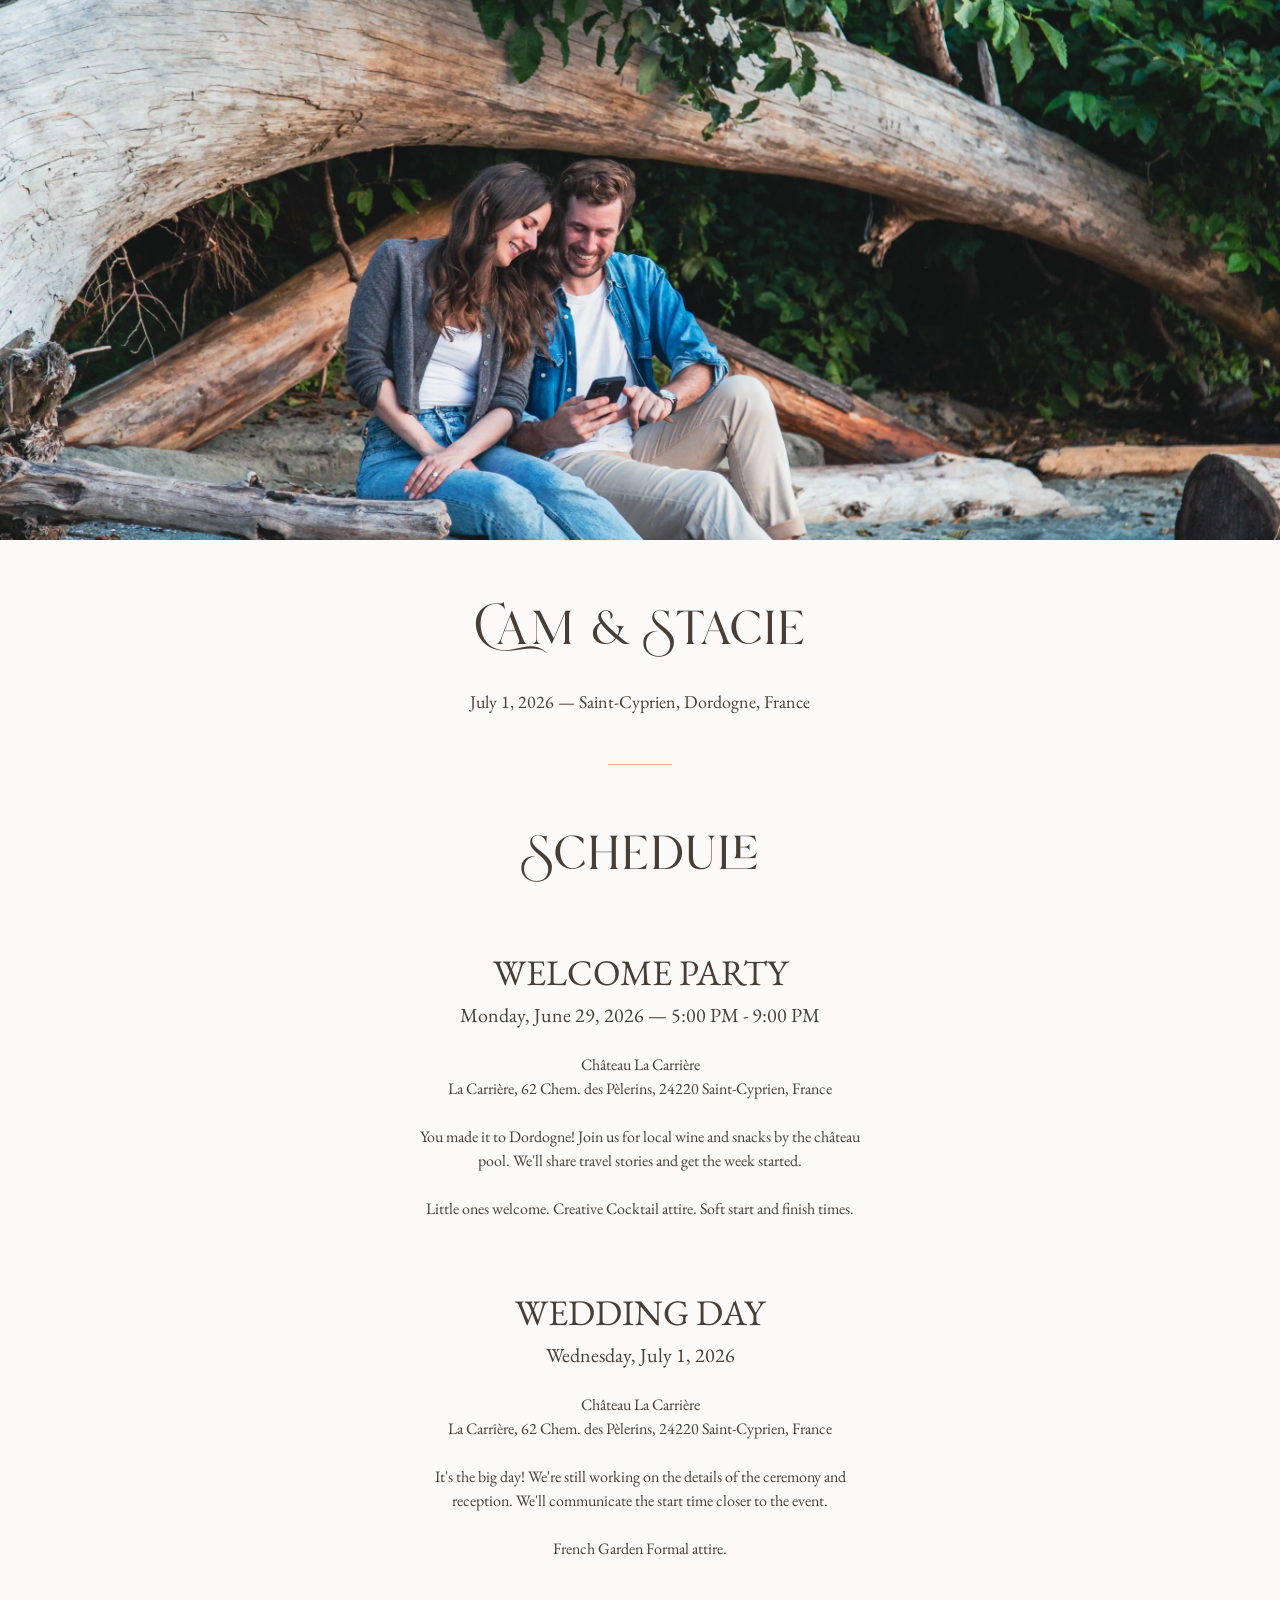
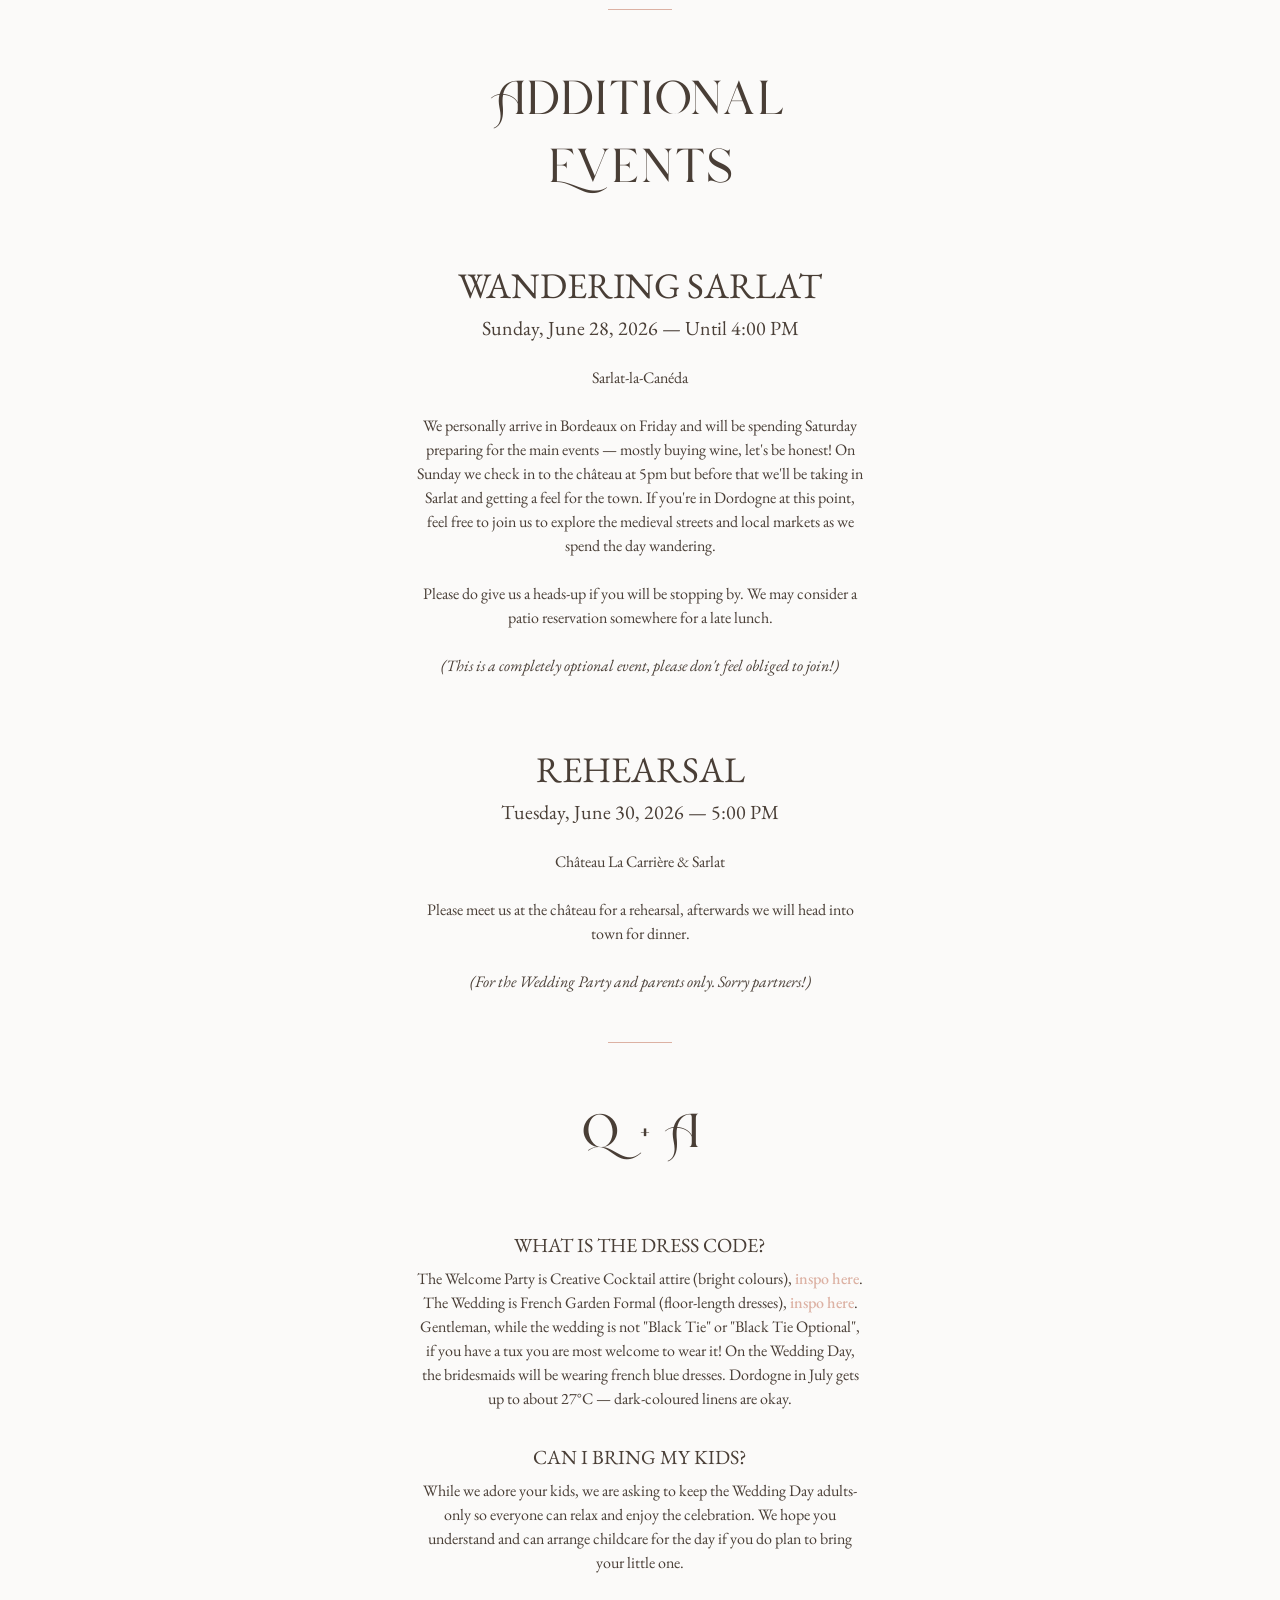
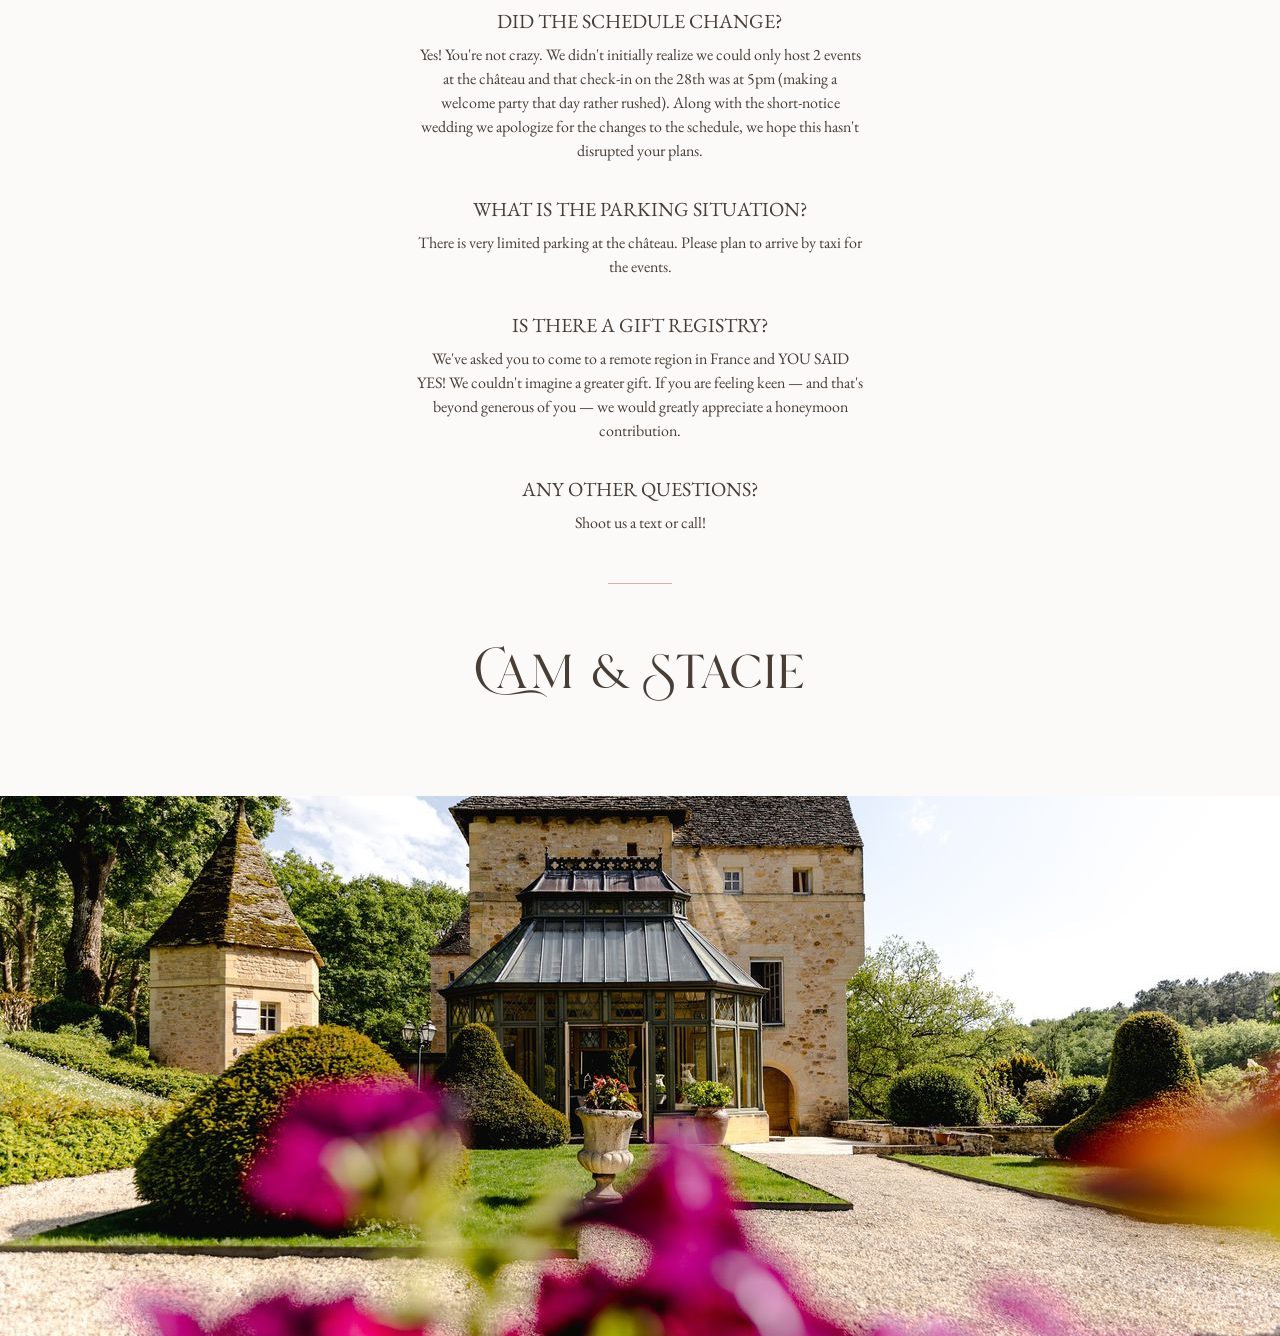
<file: index.html>
<!DOCTYPE html>
<html lang="en">
  <head>
    <meta charset="UTF-8" />
    <meta name="viewport" content="width=device-width, initial-scale=1.0" />
    <meta http-equiv="X-UA-Compatible" content="ie=edge" />
    <title>Cam & Stacie</title>
    <link rel="icon" href="favicon.ico" type="image/x-icon" />
    <link href="https://fonts.googleapis.com/css2?family=EB+Garamond:ital,wght@0,400..800;1,400..800&display=swap" rel="stylesheet">
    <link rel="stylesheet" crossorigin href="index.css" />
    <style>
      @font-face {
        font-family: "Hello Paris Serif Regular";
        src: url("paris_regular.woff2") format("woff2");
        font-weight: normal;
        font-style: normal;
        font-display: swap; /* optional for better loading */
      }
      .heading-font {
        font-family: "Hello Paris Serif Regular";
        font-optical-sizing: auto;
      }
      .font-serif {
        font-family: "EB Garamond", serif;
        font-optical-sizing: auto;
      }
      p,
      input,
      label,
      button {
        font-family: "EB Garamond", serif;
        font-optical-sizing: auto;
      }
      .text-8xl {
        font-size: 8rem;
        line-height: 1;
      }
      .md\:text-10xl {
        font-size: 10rem;
        line-height: 1;
      }
      .px-10 {
        padding-left: 4rem;
        padding-right: 4rem;
      }
      html,
      body {
        overflow-x: hidden;
        max-width: 100%;
        scroll-behavior: smooth;
      }
    </style>
  </head>
  <body>
    <main>
      <!-- INTRO -->
      <section class="relative flex overflow-hidden" style="height: 60vh;">
        <div class="absolute inset-0 bg-cover bg-center bg-no-repeat" style="background-image: url('hero.webp');"></div>
      </section>
      <section id="intro" class="py-12">
        <div class="container mx-auto px-8">
          <div class="max-w-4xl mx-auto text-center">
            <h2 class="heading-font text-7xl mb-8 text-foreground">Cam &amp; Stacie</h2>
            <p class="text-lg font-serif">July 1, 2026 &mdash; Saint-Cyprien, Dordogne, France</p>
          </div>
        </div>
      </section>
      <div class="w-16 h-px bg-primary mx-auto"></div>
      <!-- MAIN SCHEDULE -->
      <section id="schedule" class="py-12">
        <div class="container mx-auto px-8 max-w-lg">
          <div class="text-center">
            <h2 class="heading-font text-7xl mb-18 text-foreground">Schedule</h2>

            <h3 class="font-serif text-4xl mb-2">WELCOME PARTY</h3>
            <h4 class="font-serif text-xl mb-6">Monday, June 29, 2026 &mdash; 5:00 PM - 9:00 PM</h4>
            <h4 class="font-serif text-base">Ch&acirc;teau La Carrière</h4>
            <h4 class="font-serif text-base mb-6">La Carrière, 62 Chem. des Pèlerins, 24220 Saint-Cyprien, France</h4>
            <p class="font-serif text-base mb-6 inline-flex">You made it to Dordogne! Join us for local wine and snacks by the château pool. We'll share travel stories and get the week started.</p>
            <p class="font-serif text-base mb-18 inline-flex">Little ones welcome. Creative Cocktail attire. Soft start and finish times. </p>

            <h3 class="font-serif text-4xl mb-2">WEDDING DAY</h3>
            <h4 class="font-serif text-xl mb-6">Wednesday, July 1, 2026</h4>
            <h4 class="font-serif text-base">Ch&acirc;teau La Carrière</h4>
            <h4 class="font-serif text-base mb-6">La Carrière, 62 Chem. des Pèlerins, 24220 Saint-Cyprien, France</h4>
            <p class="font-serif text-base mb-6 inline-flex">It's the big day! We're still working on the details of the ceremony and reception. We'll communicate the start time closer to the event.</p>
            <p class="font-serif text-base inline-flex">French Garden Formal attire.</p>

          </div>
        </div>
      </section>
      <div class="w-16 h-px bg-primary mx-auto"></div>
      <!-- OPTIONAL EVENTS -->
      <section id="schedule" class="py-12">
        <div class="container mx-auto px-8 max-w-lg">
          <div class="text-center">
            <h2 class="heading-font text-7xl mb-18 text-foreground">Additional Events</h2>

            <h3 class="font-serif text-4xl mb-2">WANDERING SARLAT</h3>
            <h4 class="font-serif text-xl mb-6">Sunday, June 28, 2026 &mdash; Until 4:00 PM</h4>
            <h4 class="font-serif text-base mb-6">Sarlat-la-Canéda</h4>
            <p class="font-serif text-base mb-6 inline-flex">We personally arrive in Bordeaux on Friday and will be spending Saturday preparing for the main events &mdash; mostly buying wine, let's be honest! On Sunday we check in to the château at 5pm but before that we'll be taking in Sarlat and getting a feel for the town. If you're in Dordogne at this point, feel free to join us to explore the medieval streets and local markets as we spend the day wandering.</p>
            <p class="font-serif text-base mb-6 inline-flex">Please do give us a heads-up if you will be stopping by. We may consider a patio reservation somewhere for a late lunch.</p>
            <p class="font-serif text-base mb-18 inline-flex"><i>(This is a completely optional event, please don't feel obliged to join!)</i></p>

            <h3 class="font-serif text-4xl mb-2">REHEARSAL</h3>
            <h4 class="font-serif text-xl mb-6">Tuesday, June 30, 2026 &mdash; 5:00 PM</h4>
            <h4 class="font-serif text-base mb-6">Château La Carrière & Sarlat</h4>
            <p class="font-serif text-base mb-6 inline-flex">Please meet us at the château for a rehearsal, afterwards we will head into town for dinner.</p>
            <p class="font-serif text-base inline-flex"><i>(For the Wedding Party and parents only. Sorry partners!)</i></p>

          </div>
        </div>
      </section>
      <div class="w-16 h-px bg-primary mx-auto"></div>
      <!-- Q+A -->
      <section id="schedule" class="py-12">
        <div class="container mx-auto px-8 max-w-lg">
          <div class="text-center">
            <h2 class="heading-font text-7xl mb-18 text-foreground">Q + A</h2>

            <h4 class="font-serif text-xl mb-2">WHAT IS THE DRESS CODE?</h4>
            <p class="font-serif text-base mb-8">The Welcome Party is Creative Cocktail attire (bright colours), <a class="text-primary font-medium hover:underline" target="_blank" href="https://pin.it/r2N09QyFa">inspo here</a>. The Wedding is French Garden Formal (floor-length dresses), <a class="text-primary font-medium hover:underline" target="_blank" href="https://pin.it/4IwSJNKcN">inspo here</a>. Gentleman, while the wedding is not "Black Tie" or "Black Tie Optional", if you have a tux you are most welcome to wear it! On the Wedding Day, the bridesmaids will be wearing french blue dresses. Dordogne in July gets up to about 27&deg;C &mdash; dark-coloured linens are okay.</p>

            <h4 class="font-serif text-xl mb-2">CAN I BRING MY KIDS?</h4>
            <p class="font-serif text-base mb-8 inline-flex">While we adore your kids, we are asking to keep the Wedding Day adults-only so everyone can relax and enjoy the celebration. We hope you understand and can arrange childcare for the day if you do plan to bring your little one.</p>

            <h4 class="font-serif text-xl mb-2">DID THE SCHEDULE CHANGE?</h4>
            <p class="font-serif text-base mb-8 inline-flex">Yes! You're not crazy. We didn't initially realize we could only host 2 events at the château and that check-in on the 28th was at 5pm (making a welcome party that day rather rushed). Along with the short-notice wedding we apologize for the changes to the schedule, we hope this hasn't disrupted your plans.</p>

            <h4 class="font-serif text-xl mb-2">WHAT IS THE PARKING SITUATION?</h4>
            <p class="font-serif text-base mb-8 inline-flex">There is very limited parking at the château. Please plan to arrive by taxi for the events.</p>

            <h4 class="font-serif text-xl mb-2">IS THERE A GIFT REGISTRY?</h4>
            <p class="font-serif text-base mb-8 inline-flex">We've asked you to come to a remote region in France and YOU SAID YES! We couldn't imagine a greater gift. If you are feeling keen &mdash; and that's beyond generous of you &mdash; we would greatly appreciate a honeymoon contribution.</p>

            <h4 class="font-serif text-xl mb-2">ANY OTHER QUESTIONS?</h4>
            <p class="font-serif text-base inline-flex">Shoot us a text or call!</p>

          </div>
        </div>
      </section>
      <div class="w-16 h-px bg-primary mx-auto"></div>
      <!-- FOOTER -->
      <section id="footer" class="py-12">
        <div class="container mx-auto px-8 max-w-lg">
          <div class="text-center">
            <h2 class="heading-font text-7xl mb-12 text-foreground">Cam & Stacie</h2>
          </div>
        </div>
      </section>
      <section class="relative flex overflow-hidden" style="height: 60vh;">
        <div class="absolute inset-0 bg-cover bg-center bg-no-repeat" style="background-image: url('chateau_courtyard.jpg');"></div>
      </section>
    </main>
  </body>
</html>
</file>
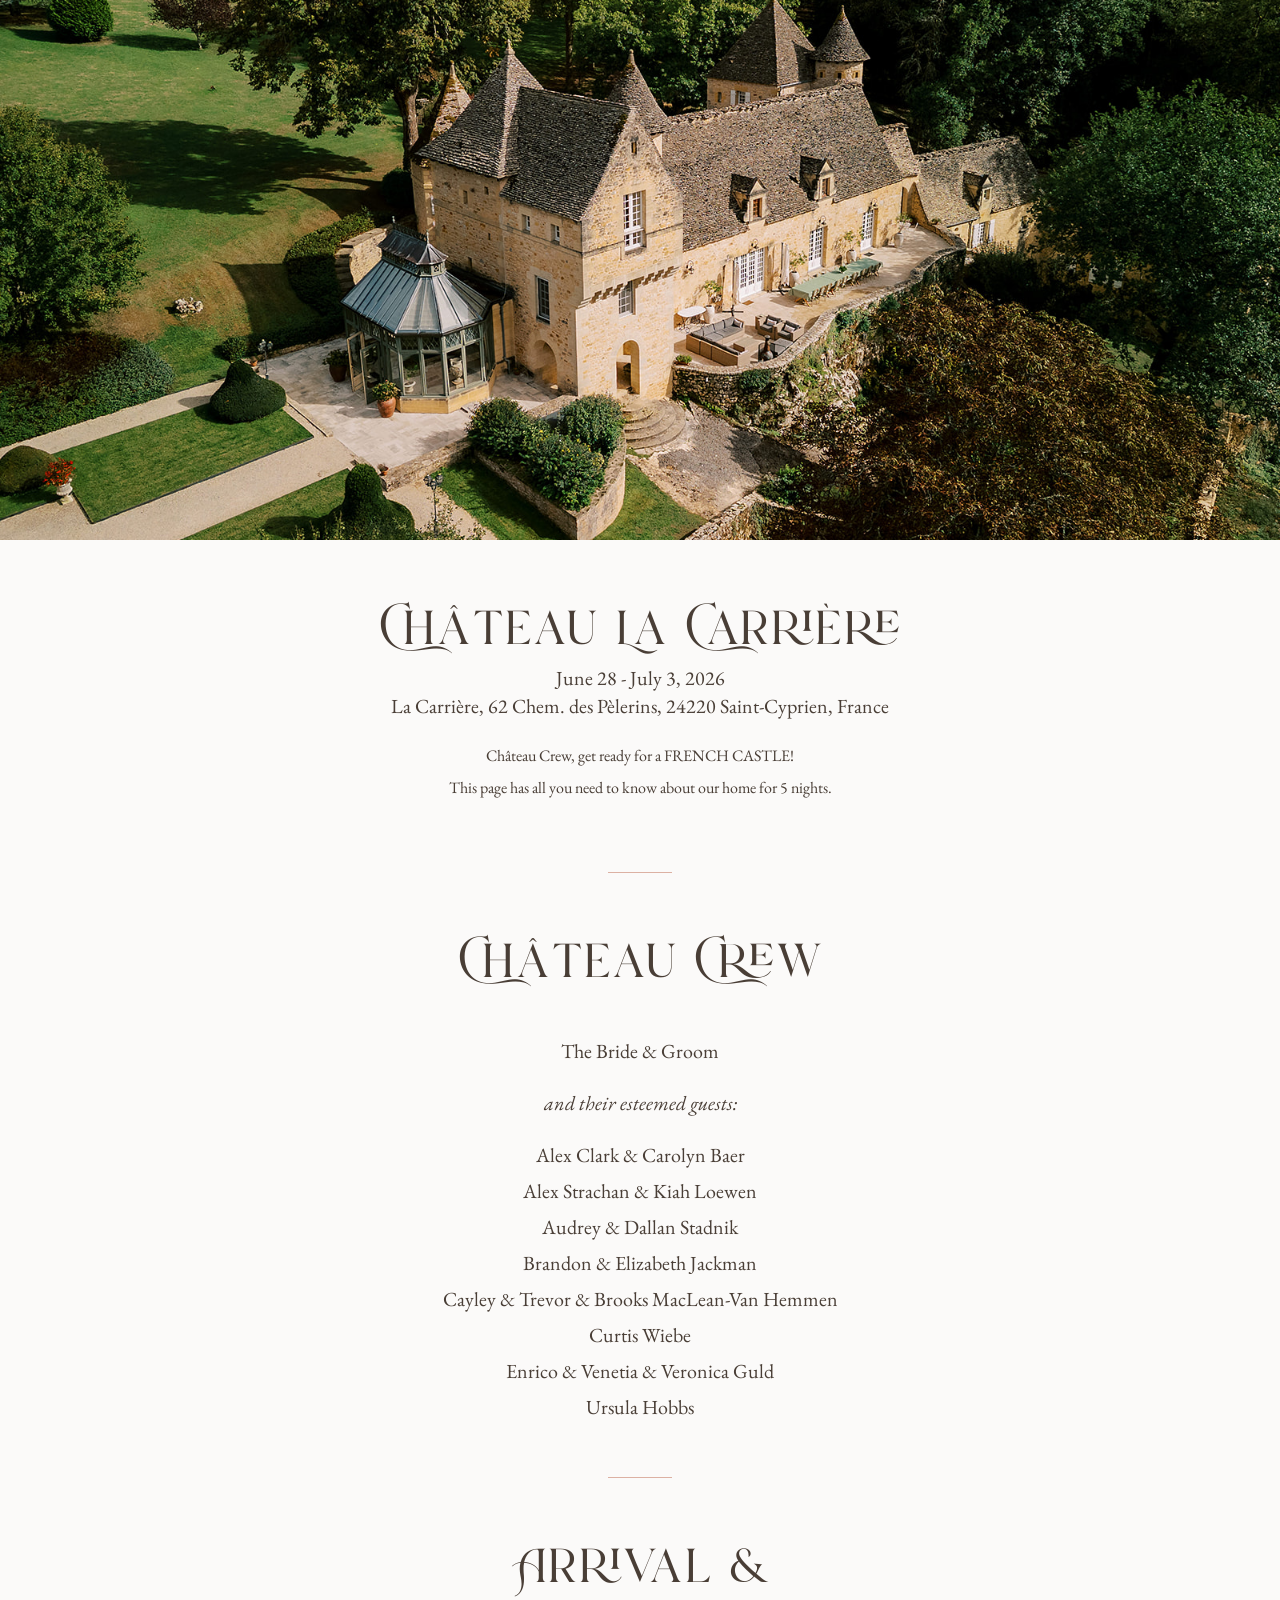
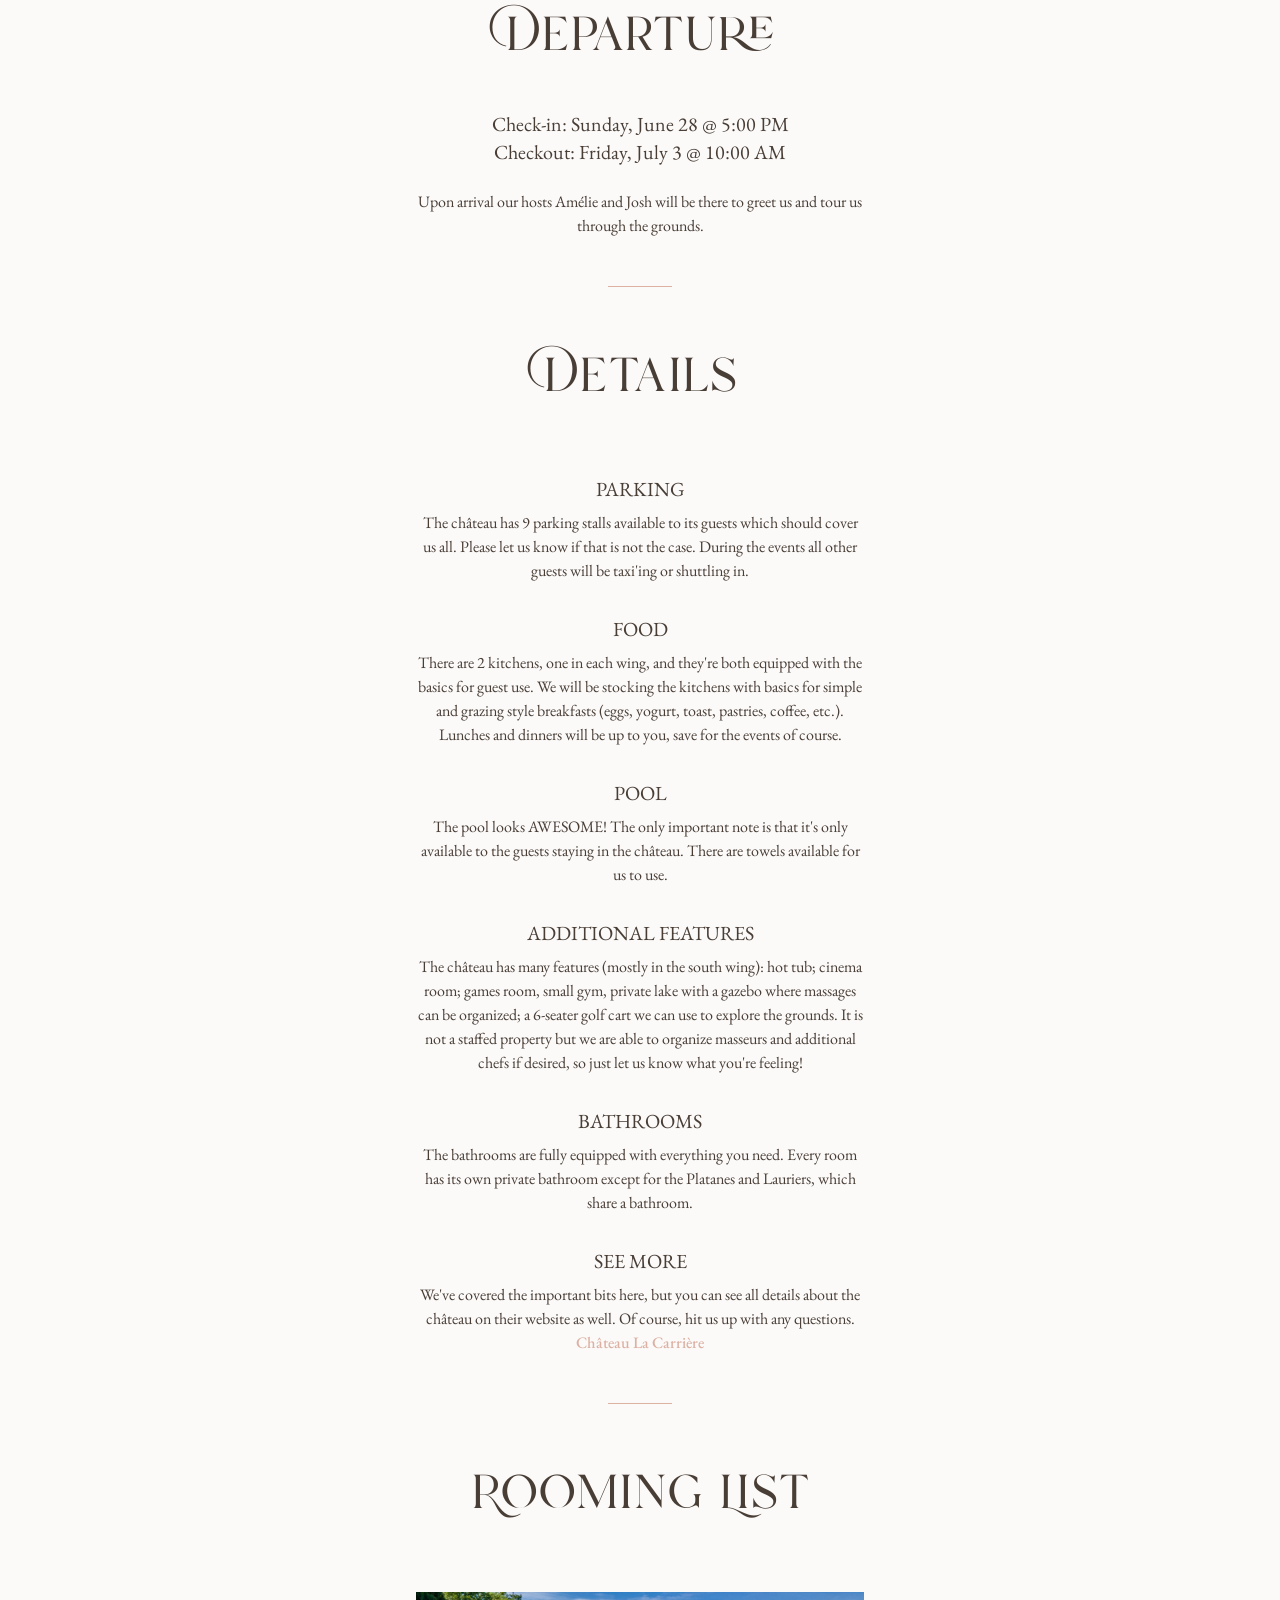
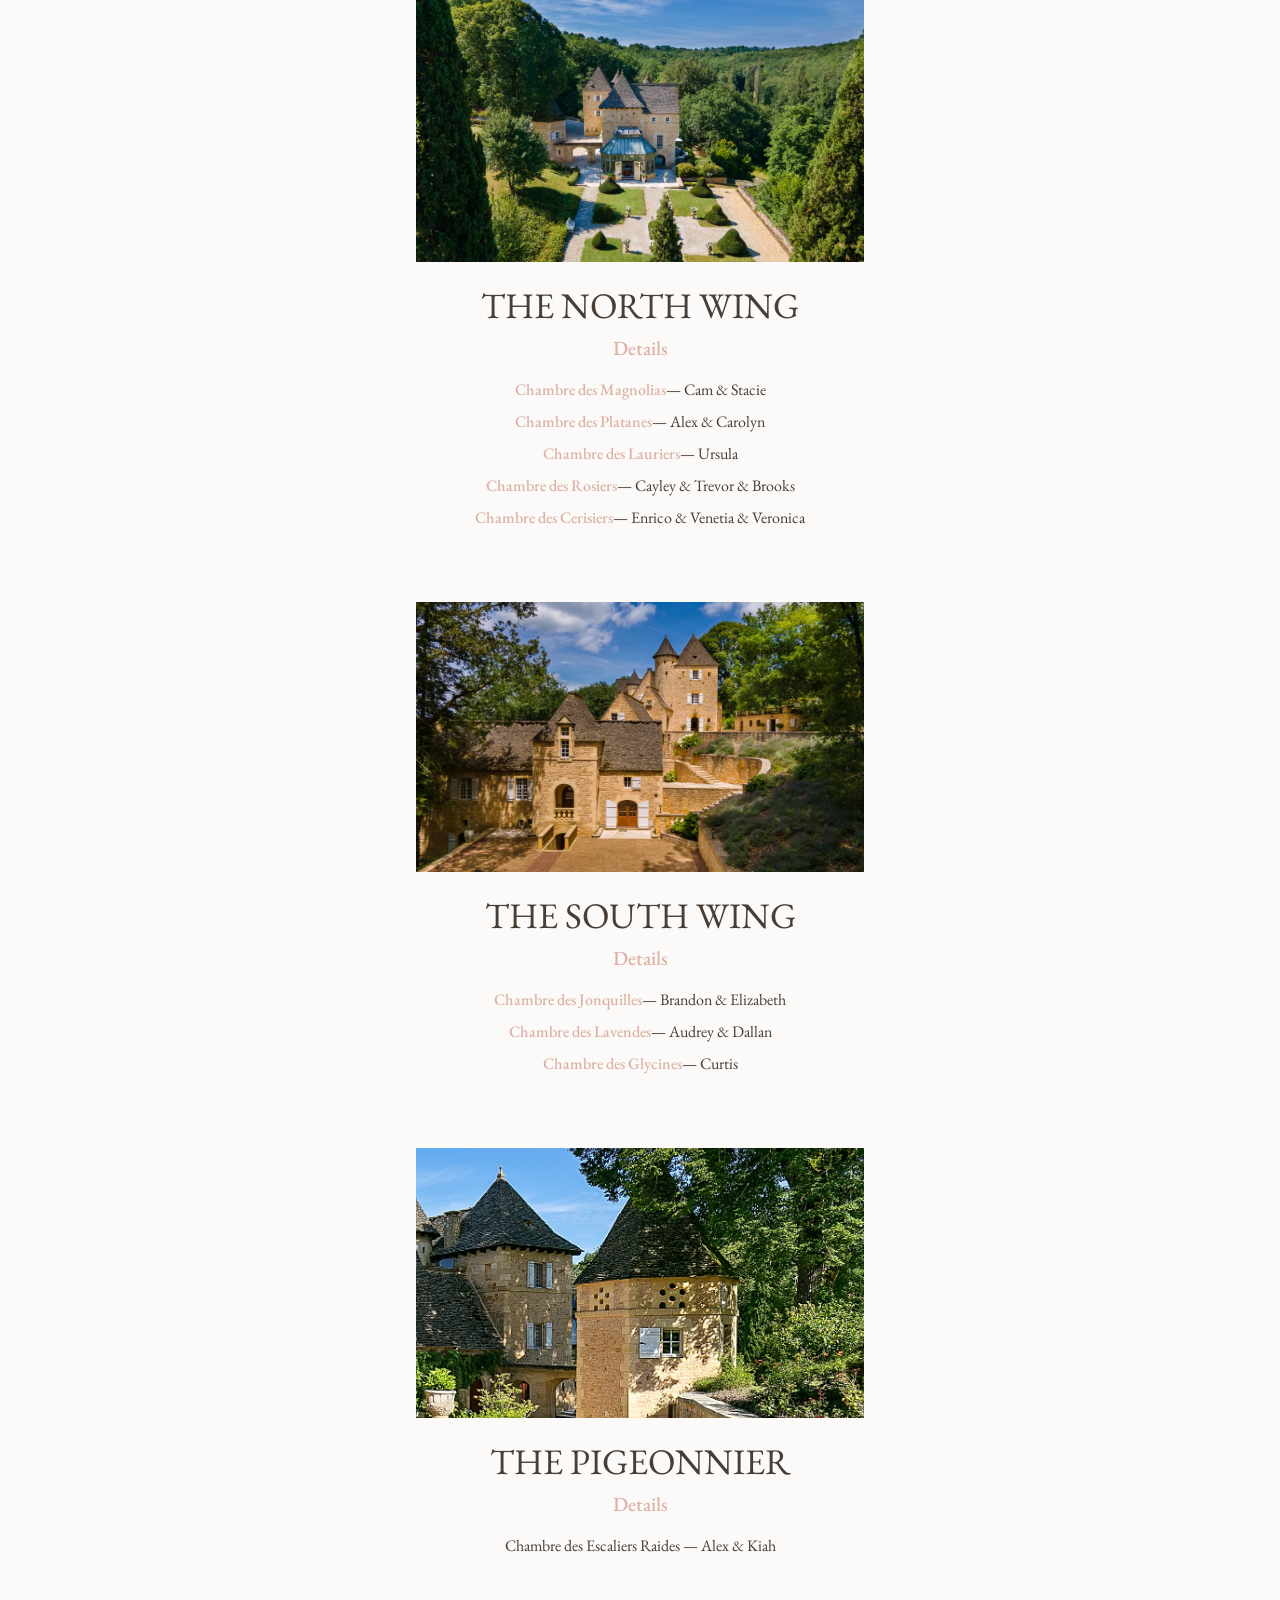
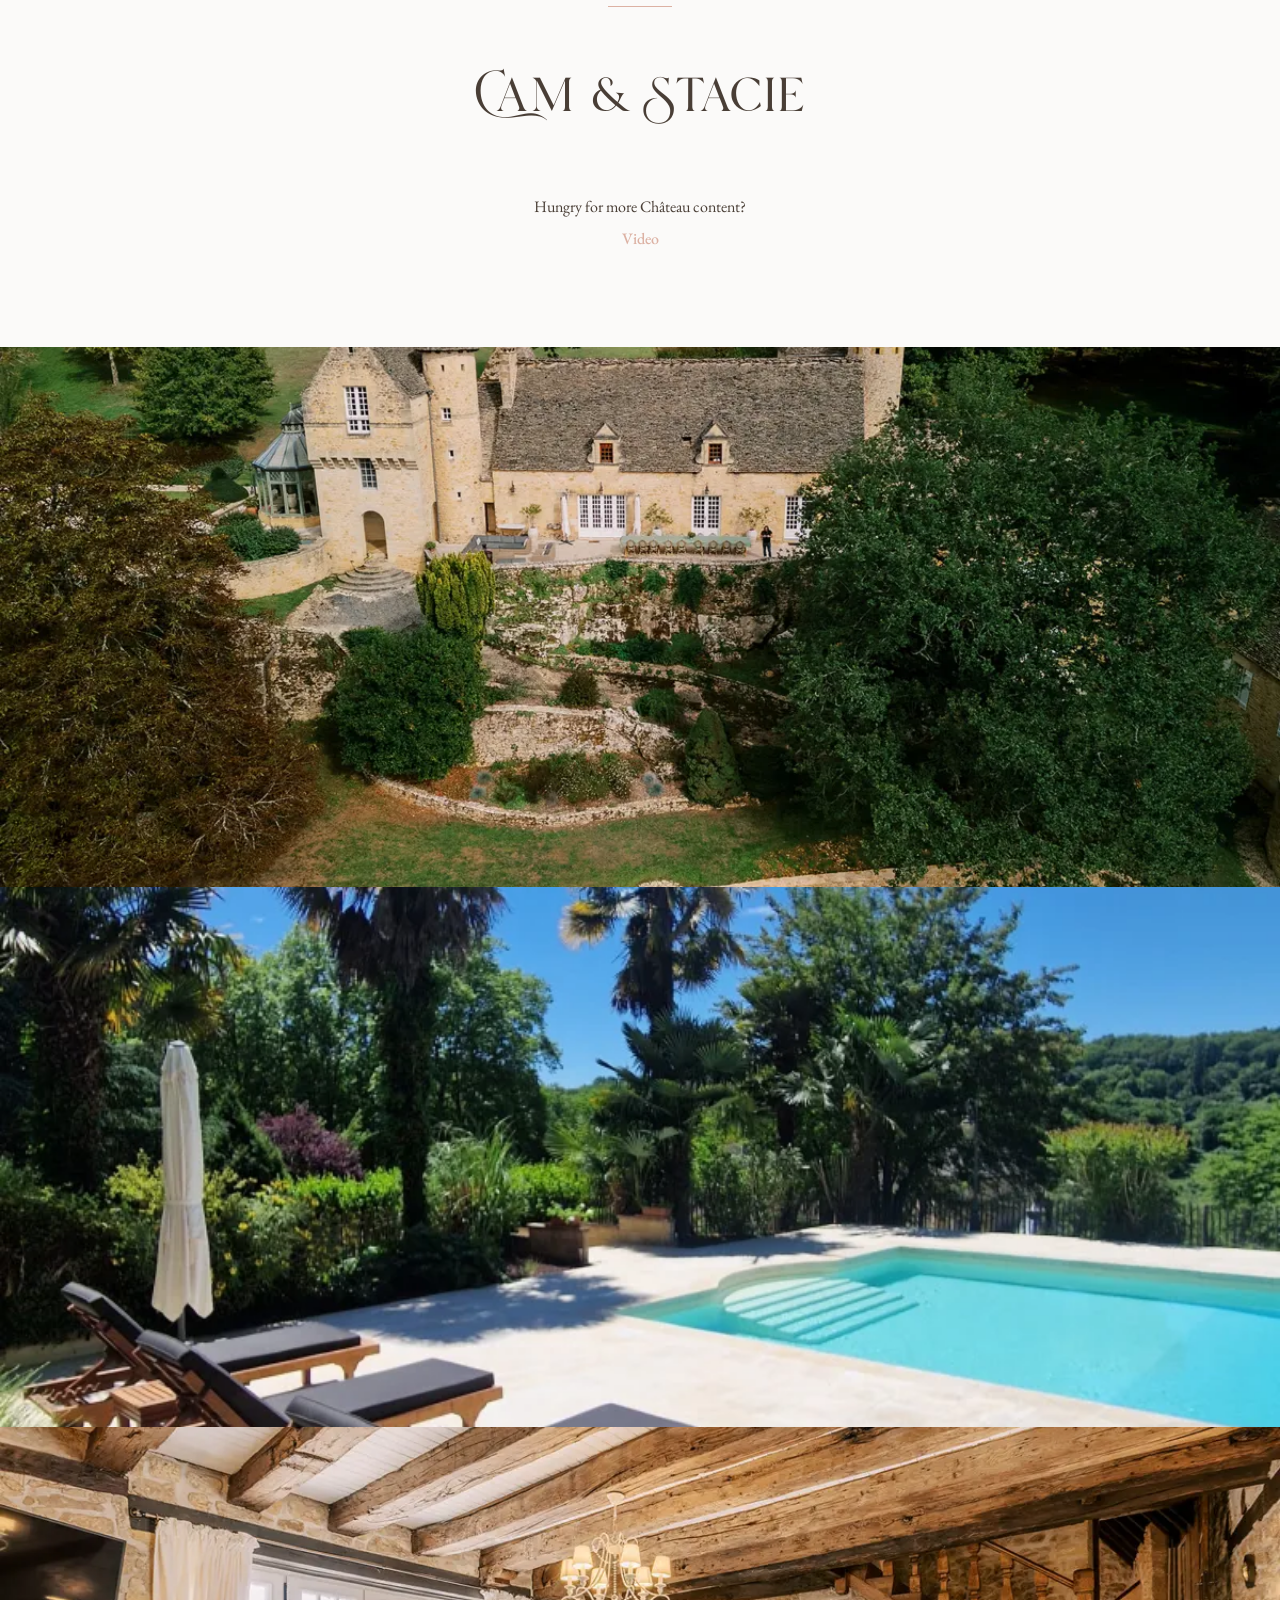
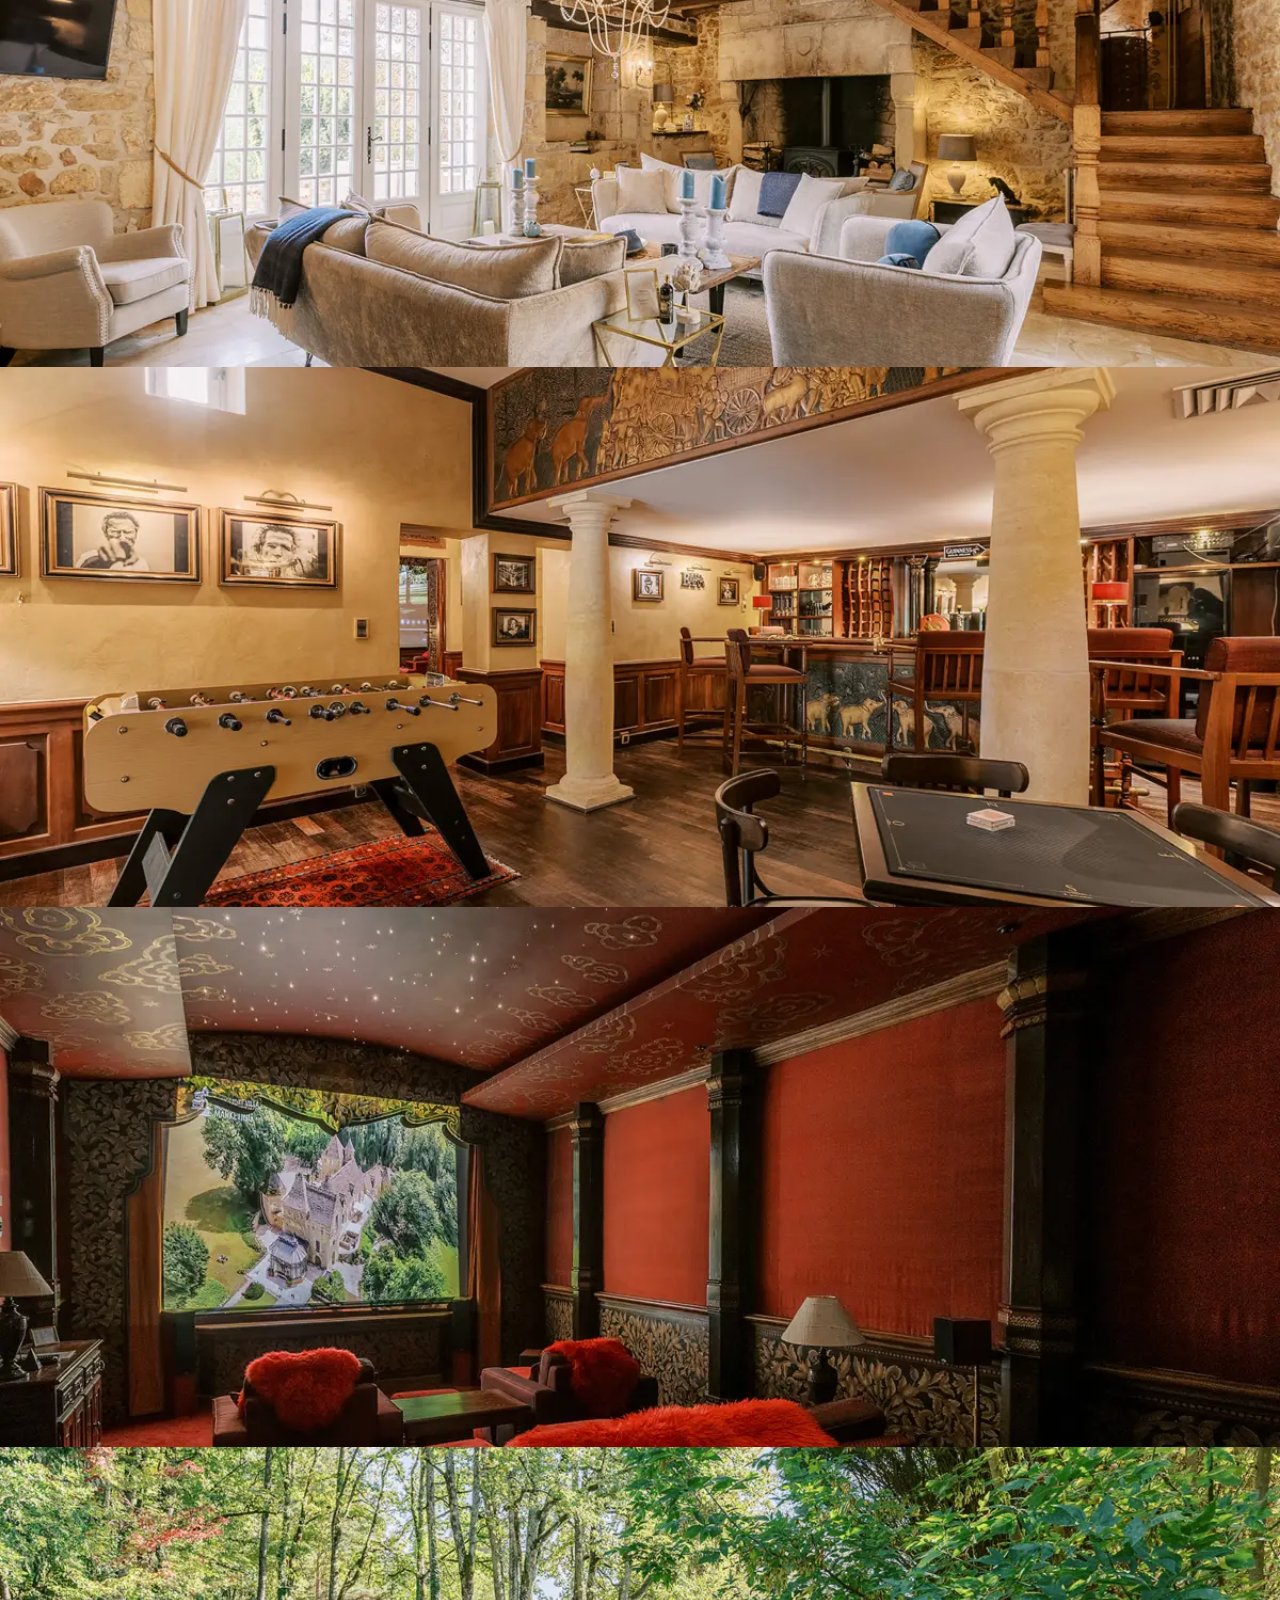
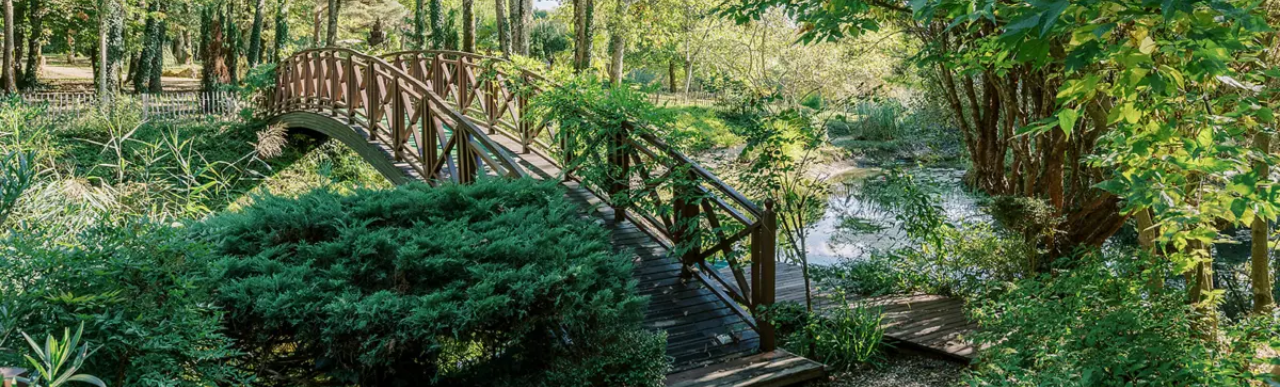
<file: chateau.html>
<!DOCTYPE html>
<html lang="en">
  <head>
    <meta charset="UTF-8" />
    <meta name="viewport" content="width=device-width, initial-scale=1.0" />
    <meta http-equiv="X-UA-Compatible" content="ie=edge" />
    <title>Château | Cam & Stacie</title>
    <link rel="icon" href="favicon.ico" type="image/x-icon" />
    <link href="https://fonts.googleapis.com/css2?family=EB+Garamond:ital,wght@0,400..800;1,400..800&display=swap" rel="stylesheet">
    <link rel="stylesheet" crossorigin href="index.css" />
    <style>
      @font-face {
        font-family: "Hello Paris Serif Regular";
        src: url("paris_regular.woff2") format("woff2");
        font-weight: normal;
        font-style: normal;
        font-display: swap; /* optional for better loading */
      }
      .heading-font {
        font-family: "Hello Paris Serif Regular";
        font-optical-sizing: auto;
      }
      .font-serif {
        font-family: "EB Garamond", serif;
        font-optical-sizing: auto;
      }
      p,
      input,
      label,
      button {
        font-family: "EB Garamond", serif;
        font-optical-sizing: auto;
      }
      .text-8xl {
        font-size: 8rem;
        line-height: 1;
      }
      .md\:text-10xl {
        font-size: 10rem;
        line-height: 1;
      }
      .px-10 {
        padding-left: 4rem;
        padding-right: 4rem;
      }
      html,
      body {
        overflow-x: hidden;
        max-width: 100%;
        scroll-behavior: smooth;
      }
    </style>
  </head>
  <body>
    <main>
      <!-- INTRO -->
      <section class="relative flex overflow-hidden" style="height: 60vh;">
        <div class="absolute inset-0 bg-cover bg-center bg-no-repeat" style="background-image: url('chateau_aerial.jpg');"></div>
      </section>
      <section id="intro" class="py-12">
        <div class="container mx-auto px-8">
          <div class="max-w-4xl mx-auto text-center">
            <h2 class="heading-font text-7xl mb-2 text-foreground">Ch&acirc;teau La Carrière</h2>
            <p class="text-xl font-serif">June 28 - July 3, 2026</p>
            <p class="font-serif text-xl mb-6">La Carrière, 62 Chem. des Pèlerins, 24220 Saint-Cyprien, France</p>
            <p class="font-serif text-base mb-2">Château Crew, get ready for a FRENCH CASTLE!</p>
            <p class="font-serif text-base mb-6">This page has all you need to know about our home for 5 nights.</p>
          </div>
        </div>
      </section>
      <div class="w-16 h-px bg-primary mx-auto"></div>
      <!-- MAIN SCHEDULE -->
      <section id="schedule" class="py-12">
        <div class="container mx-auto px-8 max-w-lg">
          <div class="text-center">
            <h2 class="heading-font text-7xl mb-12 text-foreground">Château Crew</h2>

            <h3 class="font-serif text-xl mb-6">The Bride & Groom</h3>

            <h3 class="font-serif text-xl mb-6"><i>and their esteemed guests:</i></h3>

            <h3 class="font-serif text-xl mb-2">Alex Clark & Carolyn Baer</h3>
            <h3 class="font-serif text-xl mb-2">Alex Strachan & Kiah Loewen</h3>
            <h3 class="font-serif text-xl mb-2">Audrey & Dallan Stadnik</h3>
            <h3 class="font-serif text-xl mb-2">Brandon & Elizabeth Jackman</h3>
            <h3 class="font-serif text-xl mb-2">Cayley & Trevor & Brooks MacLean-Van Hemmen</h3>
            <h3 class="font-serif text-xl mb-2">Curtis Wiebe</h3>
            <h3 class="font-serif text-xl mb-2">Enrico & Venetia & Veronica Guld</h3>
            <h3 class="font-serif text-xl mb-2">Ursula Hobbs</h3>

          </div>
        </div>
      </section>
      <div class="w-16 h-px bg-primary mx-auto"></div>
      <!-- MAIN SCHEDULE -->
      <section id="schedule" class="py-12">
        <div class="container mx-auto px-8 max-w-lg">
          <div class="text-center">
            <h2 class="heading-font text-7xl mb-12 text-foreground">Arrival & Departure</h2>

            <h3 class="font-serif text-xl">Check-in: Sunday, June 28 @ 5:00 PM</h3>
            <h3 class="font-serif text-xl mb-6">Checkout: Friday, July 3 @ 10:00 AM</h3>
            <p class="font-serif text-base inline-flex">Upon arrival our hosts Amélie and Josh will be there to greet us and tour us through the grounds.</p>
          </div>
        </div>
      </section>
      <div class="w-16 h-px bg-primary mx-auto"></div>
      <!-- Q+A -->
      <section id="schedule" class="py-12">
        <div class="container mx-auto px-8 max-w-lg">
          <div class="text-center">
            <h2 class="heading-font text-7xl mb-18 text-foreground">Details</h2>

            <h4 class="font-serif text-xl mb-2">PARKING</h4>
            <p class="font-serif text-base mb-8">The château has 9 parking stalls available to its guests which should cover us all. Please let us know if that is not the case. During the events all other guests will be taxi'ing or shuttling in.</p>

            <h4 class="font-serif text-xl mb-2">FOOD</h4>
            <p class="font-serif text-base mb-8 inline-flex">There are 2 kitchens, one in each wing, and they're both equipped with the basics for guest use. We will be stocking the kitchens with basics for simple and grazing style breakfasts (eggs, yogurt, toast, pastries, coffee, etc.). Lunches and dinners will be up to you, save for the events of course.</p>

            <h4 class="font-serif text-xl mb-2">POOL</h4>
            <p class="font-serif text-base mb-8 inline-flex">The pool looks AWESOME! The only important note is that it's only available to the guests staying in the château. There are towels available for us to use.</p>

            <h4 class="font-serif text-xl mb-2">ADDITIONAL FEATURES</h4>
            <p class="font-serif text-base mb-8 inline-flex">The château has many features (mostly in the south wing): hot tub; cinema room; games room, small gym, private lake with a gazebo where massages can be organized; a 6-seater golf cart we can use to explore the grounds. It is not a staffed property but we are able to organize masseurs and additional chefs if desired, so just let us know what you're feeling!</p>

            <h4 class="font-serif text-xl mb-2">BATHROOMS</h4>
            <p class="font-serif text-base mb-8 inline-flex">The bathrooms are fully equipped with everything you need. Every room has its own private bathroom except for the Platanes and Lauriers, which share a bathroom.</p>

            <h4 class="font-serif text-xl mb-2">SEE MORE</h4>
            <p class="font-serif text-base inline-flex">We've covered the important bits here, but you can see all details about the château on their website as well. Of course, hit us up with any questions.</p>
            <p class="font-serif text-base inline-flex"><a class="text-primary font-medium hover:underline" href="https://www.chateaulacarriere.com/the-chateau">Château La Carrière</a></p>

          </div>
        </div>
      </section>
      <div class="w-16 h-px bg-primary mx-auto"></div>
      <!-- OPTIONAL EVENTS -->
      <section id="schedule" class="py-12">
        <div class="container mx-auto px-8 max-w-lg">
          <div class="text-center">
            <h2 class="heading-font text-7xl mb-18 text-foreground">Rooming List</h2>

            <div class="relative flex overflow-hidden mb-6" style="height: 30vh;">
              <div class="absolute inset-0 bg-cover bg-center bg-no-repeat" style="background-image: url('pics/chateau_north_wing_2.webp');"></div>
            </div>
            <h3 class="font-serif text-4xl mb-2">THE NORTH WING</h3>
            <h4 class="font-serif text-xl mb-4"><a class="text-primary font-medium hover:underline" href="https://www.chateaulacarriere.com/northwing">Details</a></h4>
            <p class="font-serif text-base mb-2 inline-flex"><a target="_blank" class="text-primary font-medium hover:underline" href="https://www.chateaulacarriere.com/northwing?pgid=mfozkqka-02193d21-d57b-42e5-9023-6432d71691f2">Chambre des Magnolias</a> &mdash; Cam & Stacie</p>
            <p class="font-serif text-base mb-2 inline-flex"><a target="_blank" class="text-primary font-medium hover:underline" href="https://www.chateaulacarriere.com/northwing?pgid=mfozkqka-22cdbec3-e9a7-4ac3-84b1-591245e0a18a">Chambre des Platanes</a> &mdash; Alex & Carolyn</p>
            <p class="font-serif text-base mb-2 inline-flex"><a target="_blank" class="text-primary font-medium hover:underline" href="https://www.chateaulacarriere.com/northwing?pgid=mfozkqka-75540565-c805-4bfc-909b-123af123d6b2">Chambre des Lauriers</a> &mdash; Ursula</p>
            <p class="font-serif text-base mb-2 inline-flex"><a target="_blank" class="text-primary font-medium hover:underline" href="https://www.chateaulacarriere.com/northwing?pgid=mfozkqka-7fd41e28-2b3b-4659-9988-f55aa5620a2f">Chambre des Rosiers</a> &mdash; Cayley & Trevor & Brooks</p>
            <p class="font-serif text-base mb-18 inline-flex"><a target="_blank" class="text-primary font-medium hover:underline" href="https://www.chateaulacarriere.com/northwing?pgid=mfozkqka-12fedc9f-6fec-45df-bf12-f11087e1fe56">Chambre des Cerisiers</a> &mdash; Enrico & Venetia & Veronica</p>

            <div class="relative flex overflow-hidden mb-6" style="height: 30vh;">
              <div class="absolute inset-0 bg-cover bg-center bg-no-repeat" style="background-image: url('pics/chateau_south_wing.webp');"></div>
            </div>
            <h3 class="font-serif text-4xl mb-2">THE SOUTH WING</h3>
            <h4 class="font-serif text-xl mb-4"><a class="text-primary font-medium hover:underline" href="https://www.chateaulacarriere.com/southwing">Details</a></h4>
            <p class="font-serif text-base mb-2 inline-flex"><a target="_blank" class="text-primary font-medium hover:underline" href="https://www.chateaulacarriere.com/southwing?pgid=mfp0yfdg-aed8974d-cbf3-413c-850e-7ddd0cae1f0c">Chambre des Jonquilles</a> &mdash; Brandon & Elizabeth</p>
            <p class="font-serif text-base mb-2 inline-flex"><a target="_blank" class="text-primary font-medium hover:underline" href="https://www.chateaulacarriere.com/southwing?pgid=mfp0yfdg-b7288d44-5a34-48a4-8253-0eb43fd781dc">Chambre des Lavendes</a> &mdash; Audrey & Dallan</p>
            <p class="font-serif text-base mb-18 inline-flex"><a target="_blank" class="text-primary font-medium hover:underline" href="https://www.chateaulacarriere.com/southwing?pgid=mfp0yfdg-99c3666c-ff93-474e-8dfe-2713a7236b28">Chambre des Glycines</a> &mdash; Curtis</p>

            <div class="relative flex overflow-hidden mb-6" style="height: 30vh;">
              <div class="absolute inset-0 bg-cover bg-center bg-no-repeat" style="background-image: url('pics/pigeonnier.jpg');"></div>
            </div>
            <h3 class="font-serif text-4xl mb-2">THE PIGEONNIER</h3>
            <h4 class="font-serif text-xl mb-4"><a target="_blank" class="text-primary font-medium hover:underline" href="https://www.chateaulacarriere.com/pigeonnier">Details</a></h4>
            <p class="font-serif text-base inline-flex">Chambre des Escaliers Raides &mdash; Alex & Kiah</p>
          </div>
        </div>
      </section>
      <div class="w-16 h-px bg-primary mx-auto"></div>
      <!-- FOOTER -->
      <section id="footer" class="py-12">
        <div class="container mx-auto px-8 max-w-lg">
          <div class="text-center">
            <h2 class="heading-font text-7xl mb-18 text-foreground">Cam & Stacie</h2>
            <p class="font-serif text-base mb-2">Hungry for more Château content?</p>
            <p class="font-serif text-base mb-12"><a class="text-primary font-medium hover:underline" href="https://www.chateaulacarriere.com/videos?wix-vod-video-id=9cb129b8c873411e924df2973c264e69&wix-vod-comp-id=comp-mfwlo24q">Video</a></p>
          </div>
        </div>
      </section>
      <section class="relative flex overflow-hidden" style="height: 60vh;">
        <div class="absolute inset-0 bg-cover bg-center bg-no-repeat" style="background-image: url('pics/chateau_north_wing.webp');"></div>
      </section>
      <section class="relative flex overflow-hidden" style="height: 60vh;">
        <div class="absolute inset-0 bg-cover bg-center bg-no-repeat" style="background-image: url('pics/pool.webp');"></div>
      </section>
      <section class="relative flex overflow-hidden" style="height: 60vh;">
        <div class="absolute inset-0 bg-cover bg-center bg-no-repeat" style="background-image: url('pics/interior.webp');"></div>
      </section>
      <section class="relative flex overflow-hidden" style="height: 60vh;">
        <div class="absolute inset-0 bg-cover bg-center bg-no-repeat" style="background-image: url('pics/bar.webp');"></div>
      </section>
      <section class="relative flex overflow-hidden" style="height: 60vh;">
        <div class="absolute inset-0 bg-cover bg-center bg-no-repeat" style="background-image: url('pics/cinema.webp');"></div>
      </section>
      <section class="relative flex overflow-hidden" style="height: 60vh;">
        <div class="absolute inset-0 bg-cover bg-center bg-no-repeat" style="background-image: url('pics/chateau_park.webp');"></div>
      </section>
    </main>
  </body>
</html>
</file>
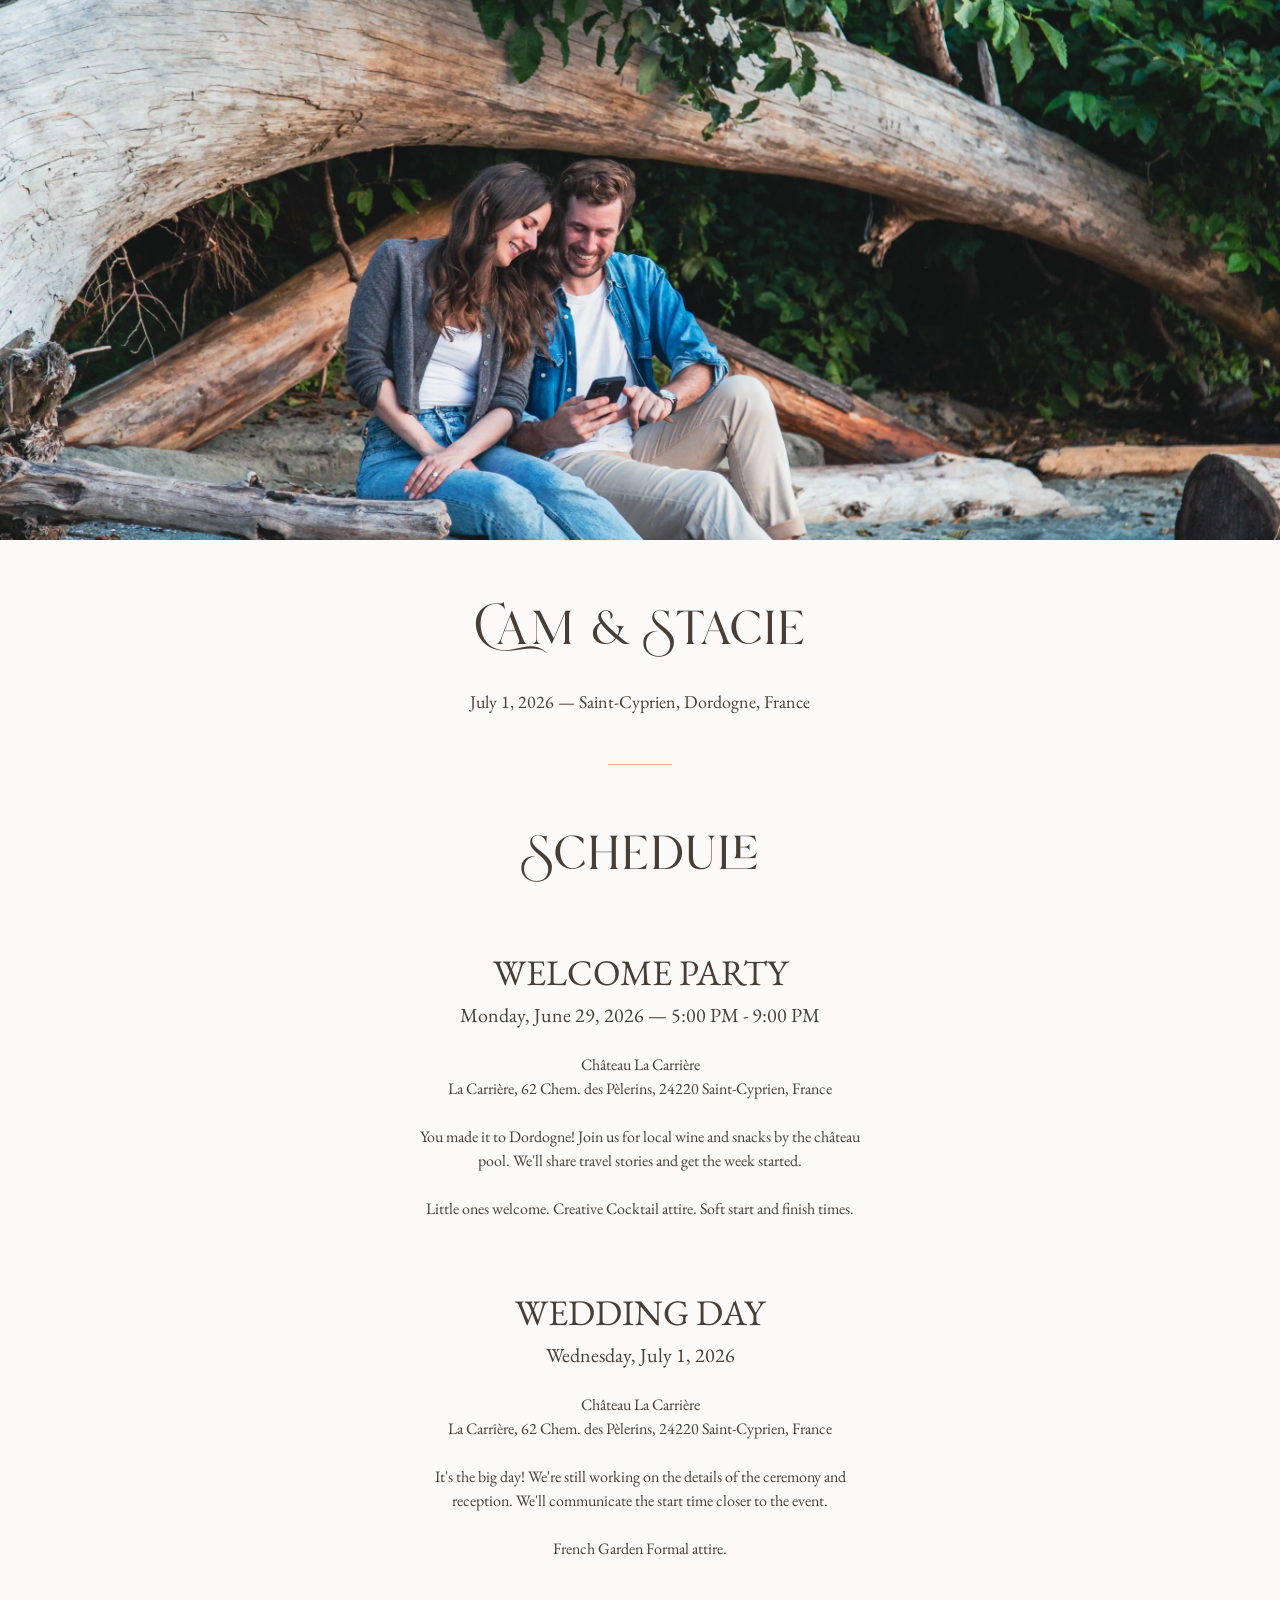
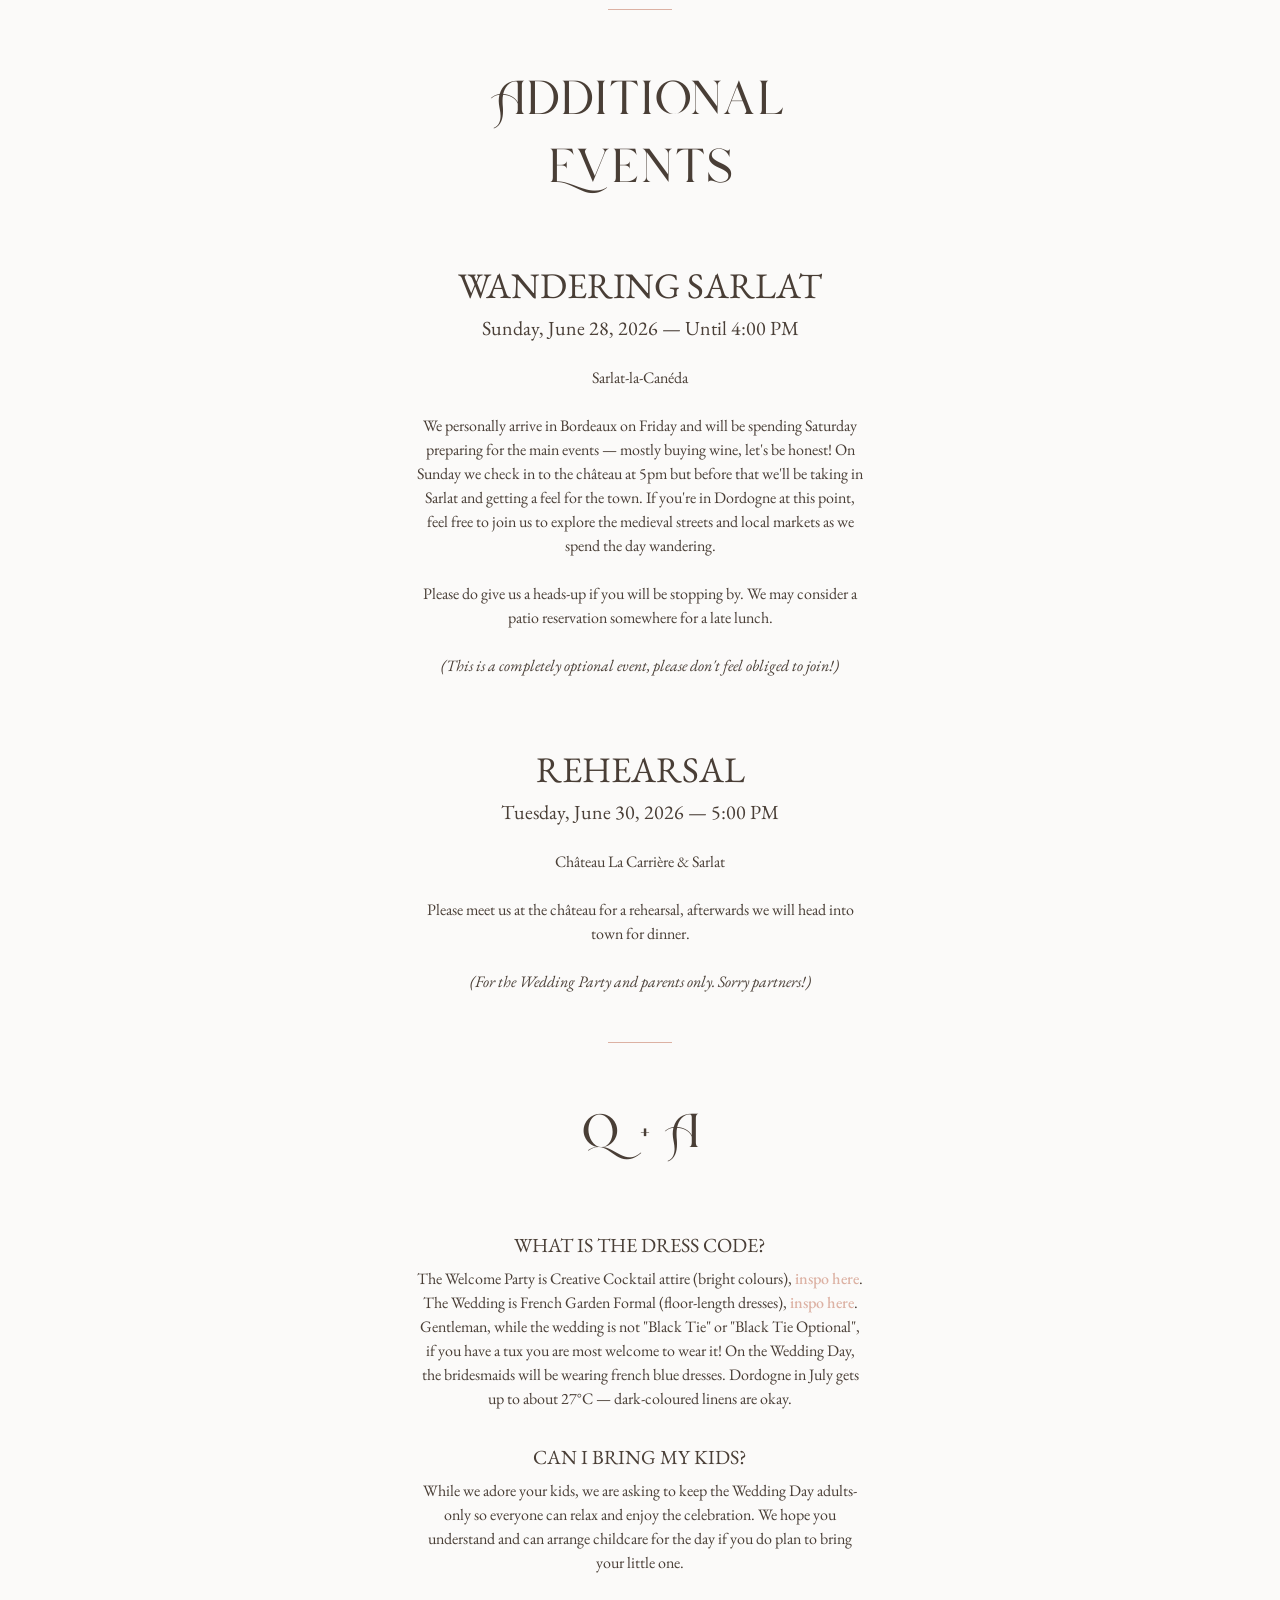
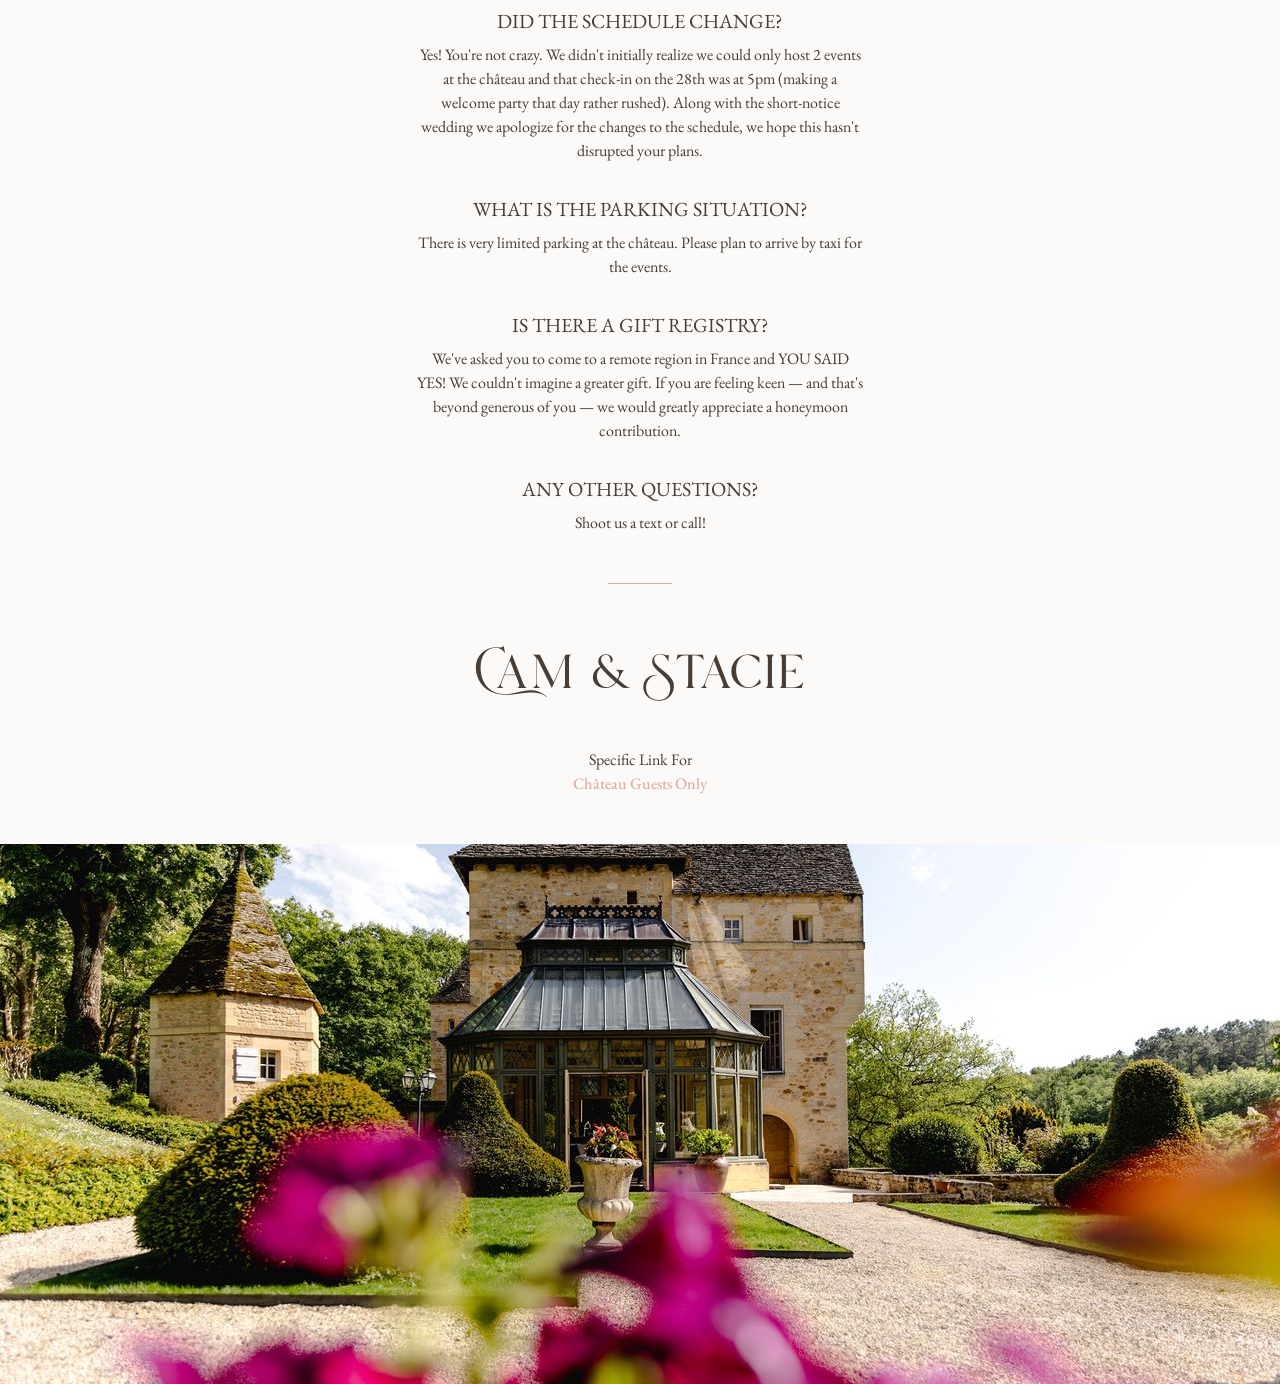
<file: indexv2.html>
<!DOCTYPE html>
<html lang="en">
  <head>
    <meta charset="UTF-8" />
    <meta name="viewport" content="width=device-width, initial-scale=1.0" />
    <meta http-equiv="X-UA-Compatible" content="ie=edge" />
    <title>Cam & Stacie</title>
    <link rel="icon" href="favicon.ico" type="image/x-icon" />
    <link href="https://fonts.googleapis.com/css2?family=EB+Garamond:ital,wght@0,400..800;1,400..800&display=swap" rel="stylesheet">
    <link rel="stylesheet" crossorigin href="index.css" />
    <style>
      @font-face {
        font-family: "Hello Paris Serif Regular";
        src: url("paris_regular.woff2") format("woff2");
        font-weight: normal;
        font-style: normal;
        font-display: swap; /* optional for better loading */
      }
      .heading-font {
        font-family: "Hello Paris Serif Regular";
        font-optical-sizing: auto;
      }
      .font-serif {
        font-family: "EB Garamond", serif;
        font-optical-sizing: auto;
      }
      p,
      input,
      label,
      button {
        font-family: "EB Garamond", serif;
        font-optical-sizing: auto;
      }
      .text-8xl {
        font-size: 8rem;
        line-height: 1;
      }
      .md\:text-10xl {
        font-size: 10rem;
        line-height: 1;
      }
      .px-10 {
        padding-left: 4rem;
        padding-right: 4rem;
      }
      html,
      body {
        overflow-x: hidden;
        max-width: 100%;
        scroll-behavior: smooth;
      }
    </style>
  </head>
  <body>
    <main>
      <!-- INTRO -->
      <section class="relative flex overflow-hidden" style="height: 60vh;">
        <div class="absolute inset-0 bg-cover bg-center bg-no-repeat" style="background-image: url('hero.webp');"></div>
      </section>
      <section id="intro" class="py-12">
        <div class="container mx-auto px-8">
          <div class="max-w-4xl mx-auto text-center">
            <h2 class="heading-font text-7xl mb-8 text-foreground">Cam &amp; Stacie</h2>
            <p class="text-lg font-serif">July 1, 2026 &mdash; Saint-Cyprien, Dordogne, France</p>
          </div>
        </div>
      </section>
      <div class="w-16 h-px bg-primary mx-auto"></div>
      <!-- MAIN SCHEDULE -->
      <section id="schedule" class="py-12">
        <div class="container mx-auto px-8 max-w-lg">
          <div class="text-center">
            <h2 class="heading-font text-7xl mb-18 text-foreground">Schedule</h2>

            <h3 class="font-serif text-4xl mb-2">WELCOME PARTY</h3>
            <h4 class="font-serif text-xl mb-6">Monday, June 29, 2026 &mdash; 5:00 PM - 9:00 PM</h4>
            <h4 class="font-serif text-base">Ch&acirc;teau La Carrière</h4>
            <h4 class="font-serif text-base mb-6">La Carrière, 62 Chem. des Pèlerins, 24220 Saint-Cyprien, France</h4>
            <p class="font-serif text-base mb-6 inline-flex">You made it to Dordogne! Join us for local wine and snacks by the château pool. We'll share travel stories and get the week started.</p>
            <p class="font-serif text-base mb-18 inline-flex">Little ones welcome. Creative Cocktail attire. Soft start and finish times. </p>

            <h3 class="font-serif text-4xl mb-2">WEDDING DAY</h3>
            <h4 class="font-serif text-xl mb-6">Wednesday, July 1, 2026</h4>
            <h4 class="font-serif text-base">Ch&acirc;teau La Carrière</h4>
            <h4 class="font-serif text-base mb-6">La Carrière, 62 Chem. des Pèlerins, 24220 Saint-Cyprien, France</h4>
            <p class="font-serif text-base mb-6 inline-flex">It's the big day! We're still working on the details of the ceremony and reception. We'll communicate the start time closer to the event.</p>
            <p class="font-serif text-base inline-flex">French Garden Formal attire.</p>

          </div>
        </div>
      </section>
      <div class="w-16 h-px bg-primary mx-auto"></div>
      <!-- OPTIONAL EVENTS -->
      <section id="schedule" class="py-12">
        <div class="container mx-auto px-8 max-w-lg">
          <div class="text-center">
            <h2 class="heading-font text-7xl mb-18 text-foreground">Additional Events</h2>

            <h3 class="font-serif text-4xl mb-2">WANDERING SARLAT</h3>
            <h4 class="font-serif text-xl mb-6">Sunday, June 28, 2026 &mdash; Until 4:00 PM</h4>
            <h4 class="font-serif text-base mb-6">Sarlat-la-Canéda</h4>
            <p class="font-serif text-base mb-6 inline-flex">We personally arrive in Bordeaux on Friday and will be spending Saturday preparing for the main events &mdash; mostly buying wine, let's be honest! On Sunday we check in to the château at 5pm but before that we'll be taking in Sarlat and getting a feel for the town. If you're in Dordogne at this point, feel free to join us to explore the medieval streets and local markets as we spend the day wandering.</p>
            <p class="font-serif text-base mb-6 inline-flex">Please do give us a heads-up if you will be stopping by. We may consider a patio reservation somewhere for a late lunch.</p>
            <p class="font-serif text-base mb-18 inline-flex"><i>(This is a completely optional event, please don't feel obliged to join!)</i></p>

            <h3 class="font-serif text-4xl mb-2">REHEARSAL</h3>
            <h4 class="font-serif text-xl mb-6">Tuesday, June 30, 2026 &mdash; 5:00 PM</h4>
            <h4 class="font-serif text-base mb-6">Château La Carrière & Sarlat</h4>
            <p class="font-serif text-base mb-6 inline-flex">Please meet us at the château for a rehearsal, afterwards we will head into town for dinner.</p>
            <p class="font-serif text-base inline-flex"><i>(For the Wedding Party and parents only. Sorry partners!)</i></p>

          </div>
        </div>
      </section>
      <div class="w-16 h-px bg-primary mx-auto"></div>
      <!-- Q+A -->
      <section id="schedule" class="py-12">
        <div class="container mx-auto px-8 max-w-lg">
          <div class="text-center">
            <h2 class="heading-font text-7xl mb-18 text-foreground">Q + A</h2>

            <h4 class="font-serif text-xl mb-2">WHAT IS THE DRESS CODE?</h4>
            <p class="font-serif text-base mb-8">The Welcome Party is Creative Cocktail attire (bright colours), <a class="text-primary font-medium hover:underline" target="_blank" href="https://pin.it/r2N09QyFa">inspo here</a>. The Wedding is French Garden Formal (floor-length dresses), <a class="text-primary font-medium hover:underline" target="_blank" href="https://pin.it/4IwSJNKcN">inspo here</a>. Gentleman, while the wedding is not "Black Tie" or "Black Tie Optional", if you have a tux you are most welcome to wear it! On the Wedding Day, the bridesmaids will be wearing french blue dresses. Dordogne in July gets up to about 27&deg;C &mdash; dark-coloured linens are okay.</p>

            <h4 class="font-serif text-xl mb-2">CAN I BRING MY KIDS?</h4>
            <p class="font-serif text-base mb-8 inline-flex">While we adore your kids, we are asking to keep the Wedding Day adults-only so everyone can relax and enjoy the celebration. We hope you understand and can arrange childcare for the day if you do plan to bring your little one.</p>

            <h4 class="font-serif text-xl mb-2">DID THE SCHEDULE CHANGE?</h4>
            <p class="font-serif text-base mb-8 inline-flex">Yes! You're not crazy. We didn't initially realize we could only host 2 events at the château and that check-in on the 28th was at 5pm (making a welcome party that day rather rushed). Along with the short-notice wedding we apologize for the changes to the schedule, we hope this hasn't disrupted your plans.</p>

            <h4 class="font-serif text-xl mb-2">WHAT IS THE PARKING SITUATION?</h4>
            <p class="font-serif text-base mb-8 inline-flex">There is very limited parking at the château. Please plan to arrive by taxi for the events.</p>

            <h4 class="font-serif text-xl mb-2">IS THERE A GIFT REGISTRY?</h4>
            <p class="font-serif text-base mb-8 inline-flex">We've asked you to come to a remote region in France and YOU SAID YES! We couldn't imagine a greater gift. If you are feeling keen &mdash; and that's beyond generous of you &mdash; we would greatly appreciate a honeymoon contribution.</p>

            <h4 class="font-serif text-xl mb-2">ANY OTHER QUESTIONS?</h4>
            <p class="font-serif text-base inline-flex">Shoot us a text or call!</p>

          </div>
        </div>
      </section>
      <div class="w-16 h-px bg-primary mx-auto"></div>
      <!-- FOOTER -->
      <section id="footer" class="py-12">
        <div class="container mx-auto px-8 max-w-lg">
          <div class="text-center">
            <h2 class="heading-font text-7xl mb-12 text-foreground">Cam & Stacie</h2>
            <p class="font-serif text-base">Specific Link For</p>
            <p class="font-serif text-base"><a class="text-primary font-medium hover:underline" href="chateau">Château Guests Only</a></p>
          </div>
        </div>
      </section>
      <section class="relative flex overflow-hidden" style="height: 60vh;">
        <div class="absolute inset-0 bg-cover bg-center bg-no-repeat" style="background-image: url('chateau_courtyard.jpg');"></div>
      </section>
    </main>
  </body>
</html>
</file>
<file: index.css>
*,
:before,
:after {
  --tw-border-spacing-x: 0;
  --tw-border-spacing-y: 0;
  --tw-translate-x: 0;
  --tw-translate-y: 0;
  --tw-rotate: 0;
  --tw-skew-x: 0;
  --tw-skew-y: 0;
  --tw-scale-x: 1;
  --tw-scale-y: 1;
  --tw-pan-x: ;
  --tw-pan-y: ;
  --tw-pinch-zoom: ;
  --tw-scroll-snap-strictness: proximity;
  --tw-gradient-from-position: ;
  --tw-gradient-via-position: ;
  --tw-gradient-to-position: ;
  --tw-ordinal: ;
  --tw-slashed-zero: ;
  --tw-numeric-figure: ;
  --tw-numeric-spacing: ;
  --tw-numeric-fraction: ;
  --tw-ring-inset: ;
  --tw-ring-offset-width: 0px;
  --tw-ring-offset-color: #fff;
  --tw-ring-color: rgb(59 130 246 / 0.5);
  --tw-ring-offset-shadow: 0 0 #0000;
  --tw-ring-shadow: 0 0 #0000;
  --tw-shadow: 0 0 #0000;
  --tw-shadow-colored: 0 0 #0000;
  --tw-blur: ;
  --tw-brightness: ;
  --tw-contrast: ;
  --tw-grayscale: ;
  --tw-hue-rotate: ;
  --tw-invert: ;
  --tw-saturate: ;
  --tw-sepia: ;
  --tw-drop-shadow: ;
  --tw-backdrop-blur: ;
  --tw-backdrop-brightness: ;
  --tw-backdrop-contrast: ;
  --tw-backdrop-grayscale: ;
  --tw-backdrop-hue-rotate: ;
  --tw-backdrop-invert: ;
  --tw-backdrop-opacity: ;
  --tw-backdrop-saturate: ;
  --tw-backdrop-sepia: ;
  --tw-contain-size: ;
  --tw-contain-layout: ;
  --tw-contain-paint: ;
  --tw-contain-style: ;
}
::backdrop {
  --tw-border-spacing-x: 0;
  --tw-border-spacing-y: 0;
  --tw-translate-x: 0;
  --tw-translate-y: 0;
  --tw-rotate: 0;
  --tw-skew-x: 0;
  --tw-skew-y: 0;
  --tw-scale-x: 1;
  --tw-scale-y: 1;
  --tw-pan-x: ;
  --tw-pan-y: ;
  --tw-pinch-zoom: ;
  --tw-scroll-snap-strictness: proximity;
  --tw-gradient-from-position: ;
  --tw-gradient-via-position: ;
  --tw-gradient-to-position: ;
  --tw-ordinal: ;
  --tw-slashed-zero: ;
  --tw-numeric-figure: ;
  --tw-numeric-spacing: ;
  --tw-numeric-fraction: ;
  --tw-ring-inset: ;
  --tw-ring-offset-width: 0px;
  --tw-ring-offset-color: #fff;
  --tw-ring-color: rgb(59 130 246 / 0.5);
  --tw-ring-offset-shadow: 0 0 #0000;
  --tw-ring-shadow: 0 0 #0000;
  --tw-shadow: 0 0 #0000;
  --tw-shadow-colored: 0 0 #0000;
  --tw-blur: ;
  --tw-brightness: ;
  --tw-contrast: ;
  --tw-grayscale: ;
  --tw-hue-rotate: ;
  --tw-invert: ;
  --tw-saturate: ;
  --tw-sepia: ;
  --tw-drop-shadow: ;
  --tw-backdrop-blur: ;
  --tw-backdrop-brightness: ;
  --tw-backdrop-contrast: ;
  --tw-backdrop-grayscale: ;
  --tw-backdrop-hue-rotate: ;
  --tw-backdrop-invert: ;
  --tw-backdrop-opacity: ;
  --tw-backdrop-saturate: ;
  --tw-backdrop-sepia: ;
  --tw-contain-size: ;
  --tw-contain-layout: ;
  --tw-contain-paint: ;
  --tw-contain-style: ;
}
*,
:before,
:after {
  box-sizing: border-box;
  border-width: 0;
  border-style: solid;
  border-color: #e5e7eb;
}
:before,
:after {
  --tw-content: "";
}
html,
:host {
  line-height: 1.5;
  -webkit-text-size-adjust: 100%;
  -moz-tab-size: 4;
  -o-tab-size: 4;
  tab-size: 4;
  font-family: Inter, system-ui, sans-serif;
  font-feature-settings: normal;
  font-variation-settings: normal;
  -webkit-tap-highlight-color: transparent;
}
body {
  margin: 0;
  line-height: inherit;
}
hr {
  height: 0;
  color: inherit;
  border-top-width: 1px;
}
abbr:where([title]) {
  -webkit-text-decoration: underline dotted;
  text-decoration: underline dotted;
}
h1,
h2,
h3,
h4,
h5,
h6 {
  font-size: inherit;
  font-weight: inherit;
}
a {
  color: inherit;
  text-decoration: inherit;
}
b,
strong {
  font-weight: bolder;
}
code,
kbd,
samp,
pre {
  font-family: ui-monospace, SFMono-Regular, Menlo, Monaco, Consolas,
    Liberation Mono, Courier New, monospace;
  font-feature-settings: normal;
  font-variation-settings: normal;
  font-size: 1em;
}
small {
  font-size: 80%;
}
sub,
sup {
  font-size: 75%;
  line-height: 0;
  position: relative;
  vertical-align: baseline;
}
sub {
  bottom: -0.25em;
}
sup {
  top: -0.5em;
}
table {
  text-indent: 0;
  border-color: inherit;
  border-collapse: collapse;
}
button,
input,
optgroup,
select,
textarea {
  font-family: inherit;
  font-feature-settings: inherit;
  font-variation-settings: inherit;
  font-size: 100%;
  font-weight: inherit;
  line-height: inherit;
  letter-spacing: inherit;
  color: inherit;
  margin: 0;
  padding: 0;
}
button,
select {
  text-transform: none;
}
button,
input:where([type="button"]),
input:where([type="reset"]),
input:where([type="submit"]) {
  -webkit-appearance: button;
  background-color: transparent;
  background-image: none;
}
:-moz-focusring {
  outline: auto;
}
:-moz-ui-invalid {
  box-shadow: none;
}
progress {
  vertical-align: baseline;
}
::-webkit-inner-spin-button,
::-webkit-outer-spin-button {
  height: auto;
}
[type="search"] {
  -webkit-appearance: textfield;
  outline-offset: -2px;
}
::-webkit-search-decoration {
  -webkit-appearance: none;
}
::-webkit-file-upload-button {
  -webkit-appearance: button;
  font: inherit;
}
summary {
  display: list-item;
}
blockquote,
dl,
dd,
h1,
h2,
h3,
h4,
h5,
h6,
hr,
figure,
p,
pre {
  margin: 0;
}
fieldset {
  margin: 0;
  padding: 0;
}
legend {
  padding: 0;
}
ol,
ul,
menu {
  list-style: none;
  margin: 0;
  padding: 0;
}
dialog {
  padding: 0;
}
textarea {
  resize: vertical;
}
input::-moz-placeholder,
textarea::-moz-placeholder {
  opacity: 1;
  color: #9ca3af;
}
input::placeholder,
textarea::placeholder {
  opacity: 1;
  color: #9ca3af;
}
button,
[role="button"] {
  cursor: pointer;
}
:disabled {
  cursor: default;
}
img,
svg,
video,
canvas,
audio,
iframe,
embed,
object {
  display: block;
  vertical-align: middle;
}
img,
video {
  max-width: 100%;
  height: auto;
}
[hidden]:where(:not([hidden="until-found"])) {
  display: none;
}
:root {
  --background: 35 20% 98%;
  --foreground: 25 15% 25%;
  --card: 35 25% 96%;
  --card-foreground: 25 15% 25%;
  --popover: 35 25% 95%;
  --popover-foreground: 25 15% 25%;
  --primary: 15 45% 75%;
  --primary-foreground: 35 25% 97%;
  --secondary: 40 30% 94%;
  --secondary-foreground: 25 15% 25%;
  --muted: 35 15% 91%;
  --muted-foreground: 25 8% 55%;
  --accent: 350 35% 85%;
  --accent-foreground: 25 15% 25%;
  --wedding-rose: 15 45% 75%;
  --wedding-blush: 350 35% 85%;
  --wedding-sage: 90 20% 85%;
  --wedding-cream: 40 30% 93%;
  --wedding-champagne: 45 35% 88%;
  --gradient-hero: linear-gradient(
    135deg,
    hsl(25 15% 25% / 0.4),
    hsl(15 45% 75% / 0.3)
  );
  --gradient-section: linear-gradient(180deg, hsl(35 25% 97%), hsl(40 30% 94%));
  --gradient-accent: linear-gradient(90deg, hsl(350 35% 85%), hsl(15 45% 75%));
  --shadow-soft: 0 4px 20px hsl(25 15% 25% / 0.1);
  --shadow-elegant: 0 8px 40px hsl(15 45% 75% / 0.15);
  --destructive: 0 84.2% 60.2%;
  --destructive-foreground: 210 40% 98%;
  --border: 35 20% 88%;
  --input: 35 20% 88%;
  --ring: 15 45% 75%;
  --radius: 0.75rem;
  --sidebar-background: 0 0% 98%;
  --sidebar-foreground: 240 5.3% 26.1%;
  --sidebar-primary: 240 5.9% 10%;
  --sidebar-primary-foreground: 0 0% 98%;
  --sidebar-accent: 240 4.8% 95.9%;
  --sidebar-accent-foreground: 240 5.9% 10%;
  --sidebar-border: 220 13% 91%;
  --sidebar-ring: 217.2 91.2% 59.8%;
}
.dark {
  --background: 222.2 84% 4.9%;
  --foreground: 210 40% 98%;
  --card: 222.2 84% 4.9%;
  --card-foreground: 210 40% 98%;
  --popover: 222.2 84% 4.9%;
  --popover-foreground: 210 40% 98%;
  --primary: 210 40% 98%;
  --primary-foreground: 222.2 47.4% 11.2%;
  --secondary: 217.2 32.6% 17.5%;
  --secondary-foreground: 210 40% 98%;
  --muted: 217.2 32.6% 17.5%;
  --muted-foreground: 215 20.2% 65.1%;
  --accent: 217.2 32.6% 17.5%;
  --accent-foreground: 210 40% 98%;
  --destructive: 0 62.8% 30.6%;
  --destructive-foreground: 210 40% 98%;
  --border: 217.2 32.6% 17.5%;
  --input: 217.2 32.6% 17.5%;
  --ring: 212.7 26.8% 83.9%;
  --sidebar-background: 240 5.9% 10%;
  --sidebar-foreground: 240 4.8% 95.9%;
  --sidebar-primary: 224.3 76.3% 48%;
  --sidebar-primary-foreground: 0 0% 100%;
  --sidebar-accent: 240 3.7% 15.9%;
  --sidebar-accent-foreground: 240 4.8% 95.9%;
  --sidebar-border: 240 3.7% 15.9%;
  --sidebar-ring: 217.2 91.2% 59.8%;
}
* {
  border-color: hsl(var(--border));
}
body {
  background-color: hsl(var(--background));
  color: hsl(var(--foreground));
  scroll-behavior: smooth;
}
.container {
  width: 100%;
  margin-right: auto;
  margin-left: auto;
  padding-right: 2rem;
  padding-left: 2rem;
}
@media (min-width: 1400px) {
  .container {
    max-width: 1400px;
  }
}
.hero-overlay {
/*   background: var(--gradient-hero); */
  -webkit-backdrop-filter: blur(2px);
  backdrop-filter: blur(2px);
}
.section-gradient {
  background: var(--gradient-section);
}
.btn-wedding {
  border-radius: var(--radius);
  background-color: hsl(var(--primary));
  padding: 0.75rem 2rem;
  font-weight: 500;
  color: hsl(var(--primary-foreground));
  transition-property: all;
  transition-timing-function: cubic-bezier(0.4, 0, 0.2, 1);
  transition-duration: 0.3s;
  animation-duration: 0.3s;
}
.btn-wedding:hover {
  background-color: hsl(var(--primary) / 0.9);
}
.btn-wedding {
  --tw-shadow-color: var(--shadow-soft);
  --tw-shadow: var(--tw-shadow-colored);
}
.btn-wedding-outline {
  border-radius: var(--radius);
  border-width: 2px;
  border-color: hsl(var(--primary));
  padding: 0.75rem 2rem;
  font-weight: 500;
  color: hsl(var(--primary));
  transition-property: all;
  transition-timing-function: cubic-bezier(0.4, 0, 0.2, 1);
  transition-duration: 0.3s;
  animation-duration: 0.3s;
}
.btn-wedding-outline:hover {
  background-color: hsl(var(--primary));
  color: hsl(var(--primary-foreground));
}
.fade-in-up {
  animation: fadeInUp 0.8s ease-out forwards;
}
.fade-in {
  animation: fadeIn 1s ease-out forwards;
}
.sr-only {
  position: absolute;
  width: 1px;
  height: 1px;
  padding: 0;
  margin: -1px;
  overflow: hidden;
  clip: rect(0, 0, 0, 0);
  white-space: nowrap;
  border-width: 0;
}
.pointer-events-none {
  pointer-events: none;
}
.pointer-events-auto {
  pointer-events: auto;
}
.visible {
  visibility: visible;
}
.invisible {
  visibility: hidden;
}
.fixed {
  position: fixed;
}
.absolute {
  position: absolute;
}
.relative {
  position: relative;
}
.inset-0 {
  top: 0;
  right: 0;
  bottom: 0;
  left: 0;
}
.inset-x-0 {
  left: 0;
  right: 0;
}
.inset-y-0 {
  top: 0;
  bottom: 0;
}
.-bottom-12 {
  bottom: -3rem;
}
.-left-12 {
  left: -3rem;
}
.-right-12 {
  right: -3rem;
}
.-top-12 {
  top: -3rem;
}
.bottom-0 {
  bottom: 0;
}
.bottom-8 {
  bottom: 2rem;
}
.left-0 {
  left: 0;
}
.left-1 {
  left: 0.25rem;
}
.left-1\/2 {
  left: 50%;
}
.left-2 {
  left: 0.5rem;
}
.left-8 {
  left: 2rem;
}
.left-\[50\%\] {
  left: 50%;
}
.right-0 {
  right: 0;
}
.right-1 {
  right: 0.25rem;
}
.right-2 {
  right: 0.5rem;
}
.right-3 {
  right: 0.75rem;
}
.right-4 {
  right: 1rem;
}
.top-0 {
  top: 0;
}
.top-1\.5 {
  top: 0.375rem;
}
.top-1\/2 {
  top: 50%;
}
.top-2 {
  top: 0.5rem;
}
.top-3\.5 {
  top: 0.875rem;
}
.top-4 {
  top: 1rem;
}
.top-\[1px\] {
  top: 1px;
}
.top-\[50\%\] {
  top: 50%;
}
.top-\[60\%\] {
  top: 60%;
}
.top-full {
  top: 100%;
}
.z-10 {
  z-index: 10;
}
.z-20 {
  z-index: 20;
}
.z-50 {
  z-index: 50;
}
.z-\[100\] {
  z-index: 100;
}
.z-\[1\] {
  z-index: 1;
}
.-mx-1 {
  margin-left: -0.25rem;
  margin-right: -0.25rem;
}
.mx-2 {
  margin-left: 0.5rem;
  margin-right: 0.5rem;
}
.mx-3\.5 {
  margin-left: 0.875rem;
  margin-right: 0.875rem;
}
.mx-auto {
  margin-left: auto;
  margin-right: auto;
}
.my-0\.5 {
  margin-top: 0.125rem;
  margin-bottom: 0.125rem;
}
.my-1 {
  margin-top: 0.25rem;
  margin-bottom: 0.25rem;
}
.-ml-4 {
  margin-left: -1rem;
}
.-mt-4 {
  margin-top: -1rem;
}
.mb-1 {
  margin-bottom: 0.25rem;
}
.mb-12 {
  margin-bottom: 3rem;
}
.mb-2 {
  margin-bottom: 0.5rem;
}
.mb-3 {
  margin-bottom: 0.75rem;
}
.mb-4 {
  margin-bottom: 1rem;
}
.mb-6 {
  margin-bottom: 1.5rem;
}
.mb-8 {
  margin-bottom: 2rem;
}
.mb-18 {
  margin-bottom: 4.5rem;
}
.mb-24 {
  margin-bottom: 6rem;
}
.ml-1 {
  margin-left: 0.25rem;
}
.ml-20 {
  margin-left: 5rem;
}
.ml-auto {
  margin-left: auto;
}
.mr-2 {
  margin-right: 0.5rem;
}
.mt-1\.5 {
  margin-top: 0.375rem;
}
.mt-12 {
  margin-top: 3rem;
}
.mt-2 {
  margin-top: 0.5rem;
}
.mt-24 {
  margin-top: 6rem;
}
.mt-4 {
  margin-top: 1rem;
}
.mt-8 {
  margin-top: 2rem;
}
.mt-auto {
  margin-top: auto;
}
.block {
  display: block;
}
.flex {
  display: flex;
}
.inline-flex {
  display: inline-flex;
}
.table {
  display: table;
}
.grid {
  display: grid;
}
.hidden {
  display: none;
}
.aspect-square {
  aspect-ratio: 1 / 1;
}
.aspect-video {
  aspect-ratio: 16 / 9;
}
.size-4 {
  width: 1rem;
  height: 1rem;
}
.h-1\.5 {
  height: 0.375rem;
}
.h-10 {
  height: 2.5rem;
}
.h-11 {
  height: 2.75rem;
}
.h-12 {
  height: 3rem;
}
.h-16 {
  height: 4rem;
}
.h-2 {
  height: 0.5rem;
}
.h-2\.5 {
  height: 0.625rem;
}
.h-3 {
  height: 0.75rem;
}
.h-3\.5 {
  height: 0.875rem;
}
.h-4 {
  height: 1rem;
}
.h-48 {
  height: 12rem;
}
.h-5 {
  height: 1.25rem;
}
.h-6 {
  height: 1.5rem;
}
.h-7 {
  height: 1.75rem;
}
.h-8 {
  height: 2rem;
}
.h-9 {
  height: 2.25rem;
}
.h-\[1px\] {
  height: 1px;
}
.h-\[var\(--radix-navigation-menu-viewport-height\)\] {
  height: var(--radix-navigation-menu-viewport-height);
}
.h-\[var\(--radix-select-trigger-height\)\] {
  height: var(--radix-select-trigger-height);
}
.h-auto {
  height: auto;
}
.h-full {
  height: 100%;
}
.h-px {
  height: 1px;
}
.h-screen {
  height: 100vh;
}
.h-svh {
  height: 100svh;
}
.max-h-96 {
  max-height: 24rem;
}
.max-h-\[300px\] {
  max-height: 300px;
}
.max-h-screen {
  max-height: 100vh;
}
.min-h-0 {
  min-height: 0px;
}
.min-h-\[80px\] {
  min-height: 80px;
}
.min-h-screen {
  min-height: 100vh;
}
.min-h-svh {
  min-height: 100svh;
}
.w-0 {
  width: 0px;
}
.w-1 {
  width: 0.25rem;
}
.w-10 {
  width: 2.5rem;
}
.w-11 {
  width: 2.75rem;
}
.w-12 {
  width: 3rem;
}
.w-16 {
  width: 4rem;
}
.w-2 {
  width: 0.5rem;
}
.w-2\.5 {
  width: 0.625rem;
}
.w-24 {
  width: 6rem;
}
.w-3 {
  width: 0.75rem;
}
.w-3\.5 {
  width: 0.875rem;
}
.w-3\/4 {
  width: 75%;
}
.w-4 {
  width: 1rem;
}
.w-5 {
  width: 1.25rem;
}
.w-6 {
  width: 1.5rem;
}
.w-64 {
  width: 16rem;
}
.w-7 {
  width: 1.75rem;
}
.w-72 {
  width: 18rem;
}
.w-8 {
  width: 2rem;
}
.w-9 {
  width: 2.25rem;
}
.w-\[--sidebar-width\] {
  width: var(--sidebar-width);
}
.w-\[100px\] {
  width: 100px;
}
.w-\[1px\] {
  width: 1px;
}
.w-auto {
  width: auto;
}
.w-full {
  width: 100%;
}
.w-max {
  width: -moz-max-content;
  width: max-content;
}
.w-px {
  width: 1px;
}
.min-w-0 {
  min-width: 0px;
}
.min-w-5 {
  min-width: 1.25rem;
}
.min-w-\[12rem\] {
  min-width: 12rem;
}
.min-w-\[8rem\] {
  min-width: 8rem;
}
.min-w-\[var\(--radix-select-trigger-width\)\] {
  min-width: var(--radix-select-trigger-width);
}
.max-w-2xl {
  max-width: 42rem;
}
.max-w-4xl {
  max-width: 56rem;
}
.max-w-6xl {
  max-width: 72rem;
}
.max-w-\[--skeleton-width\] {
  max-width: var(--skeleton-width);
}
.max-w-lg {
  max-width: 32rem;
}
.max-w-max {
  max-width: -moz-max-content;
  max-width: max-content;
}
.flex-1 {
  flex: 1 1 0%;
}
.shrink-0 {
  flex-shrink: 0;
}
.grow {
  flex-grow: 1;
}
.grow-0 {
  flex-grow: 0;
}
.basis-full {
  flex-basis: 100%;
}
.caption-bottom {
  caption-side: bottom;
}
.border-collapse {
  border-collapse: collapse;
}
.-translate-x-1\/2 {
  --tw-translate-x: -50%;
  transform: translate(var(--tw-translate-x), var(--tw-translate-y))
    rotate(var(--tw-rotate)) skew(var(--tw-skew-x)) skewY(var(--tw-skew-y))
    scaleX(var(--tw-scale-x)) scaleY(var(--tw-scale-y));
}
.-translate-x-px {
  --tw-translate-x: -1px;
  transform: translate(var(--tw-translate-x), var(--tw-translate-y))
    rotate(var(--tw-rotate)) skew(var(--tw-skew-x)) skewY(var(--tw-skew-y))
    scaleX(var(--tw-scale-x)) scaleY(var(--tw-scale-y));
}
.-translate-y-1\/2 {
  --tw-translate-y: -50%;
  transform: translate(var(--tw-translate-x), var(--tw-translate-y))
    rotate(var(--tw-rotate)) skew(var(--tw-skew-x)) skewY(var(--tw-skew-y))
    scaleX(var(--tw-scale-x)) scaleY(var(--tw-scale-y));
}
.translate-x-\[-50\%\] {
  --tw-translate-x: -50%;
  transform: translate(var(--tw-translate-x), var(--tw-translate-y))
    rotate(var(--tw-rotate)) skew(var(--tw-skew-x)) skewY(var(--tw-skew-y))
    scaleX(var(--tw-scale-x)) scaleY(var(--tw-scale-y));
}
.translate-x-px {
  --tw-translate-x: 1px;
  transform: translate(var(--tw-translate-x), var(--tw-translate-y))
    rotate(var(--tw-rotate)) skew(var(--tw-skew-x)) skewY(var(--tw-skew-y))
    scaleX(var(--tw-scale-x)) scaleY(var(--tw-scale-y));
}
.translate-y-\[-50\%\] {
  --tw-translate-y: -50%;
  transform: translate(var(--tw-translate-x), var(--tw-translate-y))
    rotate(var(--tw-rotate)) skew(var(--tw-skew-x)) skewY(var(--tw-skew-y))
    scaleX(var(--tw-scale-x)) scaleY(var(--tw-scale-y));
}
.rotate-45 {
  --tw-rotate: 45deg;
  transform: translate(var(--tw-translate-x), var(--tw-translate-y))
    rotate(var(--tw-rotate)) skew(var(--tw-skew-x)) skewY(var(--tw-skew-y))
    scaleX(var(--tw-scale-x)) scaleY(var(--tw-scale-y));
}
.rotate-90 {
  --tw-rotate: 90deg;
  transform: translate(var(--tw-translate-x), var(--tw-translate-y))
    rotate(var(--tw-rotate)) skew(var(--tw-skew-x)) skewY(var(--tw-skew-y))
    scaleX(var(--tw-scale-x)) scaleY(var(--tw-scale-y));
}
.transform {
  transform: translate(var(--tw-translate-x), var(--tw-translate-y))
    rotate(var(--tw-rotate)) skew(var(--tw-skew-x)) skewY(var(--tw-skew-y))
    scaleX(var(--tw-scale-x)) scaleY(var(--tw-scale-y));
}
@keyframes bounce {
  0%,
  to {
    transform: translateY(-25%);
    animation-timing-function: cubic-bezier(0.8, 0, 1, 1);
  }
  50% {
    transform: none;
    animation-timing-function: cubic-bezier(0, 0, 0.2, 1);
  }
}
.animate-bounce {
  animation: bounce 1s infinite;
}
@keyframes pulse {
  50% {
    opacity: 0.5;
  }
}
.animate-pulse {
  animation: pulse 2s cubic-bezier(0.4, 0, 0.6, 1) infinite;
}
.cursor-default {
  cursor: default;
}
.cursor-pointer {
  cursor: pointer;
}
.touch-none {
  touch-action: none;
}
.select-none {
  -webkit-user-select: none;
  -moz-user-select: none;
  user-select: none;
}
.list-none {
  list-style-type: none;
}
.flex-row {
  flex-direction: row;
}
.flex-col {
  flex-direction: column;
}
.flex-col-reverse {
  flex-direction: column-reverse;
}
.flex-wrap {
  flex-wrap: wrap;
}
.items-start {
  align-items: flex-start;
}
.items-end {
  align-items: flex-end;
}
.items-center {
  align-items: center;
}
.items-stretch {
  align-items: stretch;
}
.justify-center {
  justify-content: center;
}
.justify-between {
  justify-content: space-between;
}
.gap-1 {
  gap: 0.25rem;
}
.gap-1\.5 {
  gap: 0.375rem;
}
.gap-12 {
  gap: 3rem;
}
.gap-2 {
  gap: 0.5rem;
}
.gap-3 {
  gap: 0.75rem;
}
.gap-4 {
  gap: 1rem;
}
.gap-6 {
  gap: 1.5rem;
}
.gap-8 {
  gap: 2rem;
}
.space-x-1 > :not([hidden]) ~ :not([hidden]) {
  --tw-space-x-reverse: 0;
  margin-right: calc(0.25rem * var(--tw-space-x-reverse));
  margin-left: calc(0.25rem * calc(1 - var(--tw-space-x-reverse)));
}
.space-x-4 > :not([hidden]) ~ :not([hidden]) {
  --tw-space-x-reverse: 0;
  margin-right: calc(1rem * var(--tw-space-x-reverse));
  margin-left: calc(1rem * calc(1 - var(--tw-space-x-reverse)));
}
.space-x-8 > :not([hidden]) ~ :not([hidden]) {
  --tw-space-x-reverse: 0;
  margin-right: calc(2rem * var(--tw-space-x-reverse));
  margin-left: calc(2rem * calc(1 - var(--tw-space-x-reverse)));
}
.space-y-1 > :not([hidden]) ~ :not([hidden]) {
  --tw-space-y-reverse: 0;
  margin-top: calc(0.25rem * calc(1 - var(--tw-space-y-reverse)));
  margin-bottom: calc(0.25rem * var(--tw-space-y-reverse));
}
.space-y-1\.5 > :not([hidden]) ~ :not([hidden]) {
  --tw-space-y-reverse: 0;
  margin-top: calc(0.375rem * calc(1 - var(--tw-space-y-reverse)));
  margin-bottom: calc(0.375rem * var(--tw-space-y-reverse));
}
.space-y-2 > :not([hidden]) ~ :not([hidden]) {
  --tw-space-y-reverse: 0;
  margin-top: calc(0.5rem * calc(1 - var(--tw-space-y-reverse)));
  margin-bottom: calc(0.5rem * var(--tw-space-y-reverse));
}
.space-y-4 > :not([hidden]) ~ :not([hidden]) {
  --tw-space-y-reverse: 0;
  margin-top: calc(1rem * calc(1 - var(--tw-space-y-reverse)));
  margin-bottom: calc(1rem * var(--tw-space-y-reverse));
}
.space-y-6 > :not([hidden]) ~ :not([hidden]) {
  --tw-space-y-reverse: 0;
  margin-top: calc(1.5rem * calc(1 - var(--tw-space-y-reverse)));
  margin-bottom: calc(1.5rem * var(--tw-space-y-reverse));
}
.space-y-8 > :not([hidden]) ~ :not([hidden]) {
  --tw-space-y-reverse: 0;
  margin-top: calc(2rem * calc(1 - var(--tw-space-y-reverse)));
  margin-bottom: calc(2rem * var(--tw-space-y-reverse));
}
.overflow-auto {
  overflow: auto;
}
.overflow-hidden {
  overflow: hidden;
}
.overflow-y-auto {
  overflow-y: auto;
}
.overflow-x-hidden {
  overflow-x: hidden;
}
.whitespace-nowrap {
  white-space: nowrap;
}
.break-words {
  overflow-wrap: break-word;
}
.rounded {
  border-radius: 0.25rem;
}
.rounded-\[2px\] {
  border-radius: 2px;
}
.rounded-\[inherit\] {
  border-radius: inherit;
}
.rounded-full {
  border-radius: 9999px;
}
.rounded-lg {
  border-radius: var(--radius);
}
.rounded-md {
  border-radius: calc(var(--radius) - 2px);
}
.rounded-sm {
  border-radius: calc(var(--radius) - 4px);
}
.rounded-t-\[10px\] {
  border-top-left-radius: 10px;
  border-top-right-radius: 10px;
}
.rounded-tl-sm {
  border-top-left-radius: calc(var(--radius) - 4px);
}
.border {
  border-width: 1px;
}
.border-2 {
  border-width: 2px;
}
.border-4 {
  border-width: 4px;
}
.border-\[1\.5px\] {
  border-width: 1.5px;
}
.border-y {
  border-top-width: 1px;
  border-bottom-width: 1px;
}
.border-b {
  border-bottom-width: 1px;
}
.border-l {
  border-left-width: 1px;
}
.border-r {
  border-right-width: 1px;
}
.border-t {
  border-top-width: 1px;
}
.border-dashed {
  border-style: dashed;
}
.border-\[--color-border\] {
  border-color: var(--color-border);
}
.border-background {
  border-color: hsl(var(--background));
}
.border-border {
  border-color: hsl(var(--border));
}
.border-border\/50 {
  border-color: hsl(var(--border) / 0.5);
}
.border-destructive {
  border-color: hsl(var(--destructive));
}
.border-destructive\/50 {
  border-color: hsl(var(--destructive) / 0.5);
}
.border-input {
  border-color: hsl(var(--input));
}
.border-primary {
  border-color: hsl(var(--primary));
}
.border-sidebar-border {
  border-color: hsl(var(--sidebar-border));
}
.border-transparent {
  border-color: transparent;
}
.border-l-transparent {
  border-left-color: transparent;
}
.border-t-transparent {
  border-top-color: transparent;
}
.bg-\[--color-bg\] {
  background-color: var(--color-bg);
}
.bg-accent {
  background-color: hsl(var(--accent));
}
.bg-background {
  background-color: hsl(var(--background));
}
.bg-background\/30 {
  background-color: hsl(var(--background) / 0.3);
}
.bg-background\/80 {
  background-color: hsl(var(--background) / 0.8);
}
.bg-black\/80 {
  background-color: #000c;
}
.bg-border {
  background-color: hsl(var(--border));
}
.bg-card {
  background-color: hsl(var(--card));
}
.bg-destructive {
  background-color: hsl(var(--destructive));
}
.bg-foreground {
  background-color: hsl(var(--foreground));
}
.bg-gray-100 {
  --tw-bg-opacity: 1;
  background-color: rgb(243 244 246 / var(--tw-bg-opacity, 1));
}
.bg-muted {
  background-color: hsl(var(--muted));
}
.bg-muted\/50 {
  background-color: hsl(var(--muted) / 0.5);
}
.bg-popover {
  background-color: hsl(var(--popover));
}
.bg-primary {
  background-color: hsl(var(--primary));
}
.bg-primary\/10 {
  background-color: hsl(var(--primary) / 0.1);
}
.bg-primary\/30 {
  background-color: hsl(var(--primary) / 0.3);
}
.bg-secondary {
  background-color: hsl(var(--secondary));
}
.bg-sidebar {
  background-color: hsl(var(--sidebar-background));
}
.bg-sidebar-border {
  background-color: hsl(var(--sidebar-border));
}
.bg-transparent {
  background-color: transparent;
}
.bg-wedding-blush\/20 {
  background-color: hsl(var(--wedding-blush) / 0.2);
}
.bg-wedding-cream\/50 {
  background-color: hsl(var(--wedding-cream) / 0.5);
}
.bg-wedding-rose\/20 {
  background-color: hsl(var(--wedding-rose) / 0.2);
}
.bg-wedding-sage\/20 {
  background-color: hsl(var(--wedding-sage) / 0.2);
}
.bg-white\/60 {
  background-color: #fff9;
}
.bg-gradient-to-br {
  background-image: linear-gradient(to bottom right, var(--tw-gradient-stops));
}
.from-wedding-rose\/20 {
  --tw-gradient-from: hsl(var(--wedding-rose) / 0.2)
    var(--tw-gradient-from-position);
  --tw-gradient-to: hsl(var(--wedding-rose) / 0) var(--tw-gradient-to-position);
  --tw-gradient-stops: var(--tw-gradient-from), var(--tw-gradient-to);
}
.to-wedding-blush\/20 {
  --tw-gradient-to: hsl(var(--wedding-blush) / 0.2)
    var(--tw-gradient-to-position);
}
.bg-cover {
  background-size: cover;
}
.bg-center {
  background-position: center;
}
.bg-no-repeat {
  background-repeat: no-repeat;
}
.fill-current {
  fill: currentColor;
}
.p-0 {
  padding: 0;
}
.p-1 {
  padding: 0.25rem;
}
.p-2 {
  padding: 0.5rem;
}
.p-3 {
  padding: 0.75rem;
}
.p-4 {
  padding: 1rem;
}
.p-6 {
  padding: 1.5rem;
}
.p-8 {
  padding: 2rem;
}
.p-\[1px\] {
  padding: 1px;
}
.px-1 {
  padding-left: 0.25rem;
  padding-right: 0.25rem;
}
.px-2 {
  padding-left: 0.5rem;
  padding-right: 0.5rem;
}
.px-2\.5 {
  padding-left: 0.625rem;
  padding-right: 0.625rem;
}
.px-3 {
  padding-left: 0.75rem;
  padding-right: 0.75rem;
}
.px-4 {
  padding-left: 1rem;
  padding-right: 1rem;
}
.px-5 {
  padding-left: 1.25rem;
  padding-right: 1.25rem;
}
.px-6 {
  padding-left: 1.5rem;
  padding-right: 1.5rem;
}
.px-8 {
  padding-left: 2rem;
  padding-right: 2rem;
}
.py-0\.5 {
  padding-top: 0.125rem;
  padding-bottom: 0.125rem;
}
.py-1 {
  padding-top: 0.25rem;
  padding-bottom: 0.25rem;
}
.py-1\.5 {
  padding-top: 0.375rem;
  padding-bottom: 0.375rem;
}
.py-12 {
  padding-top: 3rem;
  padding-bottom: 3rem;
}
.py-2 {
  padding-top: 0.5rem;
  padding-bottom: 0.5rem;
}
.py-20 {
  padding-top: 5rem;
  padding-bottom: 5rem;
}
.py-3 {
  padding-top: 0.75rem;
  padding-bottom: 0.75rem;
}
.py-4 {
  padding-top: 1rem;
  padding-bottom: 1rem;
}
.py-6 {
  padding-top: 1.5rem;
  padding-bottom: 1.5rem;
}
.pb-3 {
  padding-bottom: 0.75rem;
}
.pb-4 {
  padding-bottom: 1rem;
}
.pl-2\.5 {
  padding-left: 0.625rem;
}
.pl-4 {
  padding-left: 1rem;
}
.pl-8 {
  padding-left: 2rem;
}
.pr-2 {
  padding-right: 0.5rem;
}
.pr-2\.5 {
  padding-right: 0.625rem;
}
.pr-8 {
  padding-right: 2rem;
}
.pt-0 {
  padding-top: 0;
}
.pt-1 {
  padding-top: 0.25rem;
}
.pt-2 {
  padding-top: 0.5rem;
}
.pt-3 {
  padding-top: 0.75rem;
}
.pt-4 {
  padding-top: 1rem;
}
.text-left {
  text-align: left;
}
.text-center {
  text-align: center;
}
.align-middle {
  vertical-align: middle;
}
.font-mono {
  font-family: ui-monospace, SFMono-Regular, Menlo, Monaco, Consolas,
    Liberation Mono, Courier New, monospace;
}
.font-sans {
  font-family: Inter, system-ui, sans-serif;
}
.font-script {
  font-family: Dancing Script, cursive;
}
.font-serif {
  font-family: Playfair Display, serif;
}
.text-2xl {
  font-size: 1.5rem;
  line-height: 2rem;
}
.text-3xl {
  font-size: 1.875rem;
  line-height: 2.25rem;
}
.text-4xl {
  font-size: 2.25rem;
  line-height: 2.5rem;
}
.text-6xl {
  font-size: 3.75rem;
  line-height: 1;
}
.text-7xl {
  font-size: 4.25rem;
  line-height: 1;
}
.text-\[0\.8rem\] {
  font-size: 0.8rem;
}
.text-base {
  font-size: 1rem;
  line-height: 1.5rem;
}
.text-lg {
  font-size: 1.125rem;
  line-height: 1.75rem;
}
.text-sm {
  font-size: 0.875rem;
  line-height: 1.25rem;
}
.text-xl {
  font-size: 1.25rem;
  line-height: 1.75rem;
}
.text-xs {
  font-size: 0.75rem;
  line-height: 1rem;
}
.font-bold {
  font-weight: 700;
}
.font-medium {
  font-weight: 500;
}
.font-normal {
  font-weight: 400;
}
.font-semibold {
  font-weight: 600;
}
.italic {
  font-style: italic;
}
.tabular-nums {
  --tw-numeric-spacing: tabular-nums;
  font-variant-numeric: var(--tw-ordinal) var(--tw-slashed-zero)
    var(--tw-numeric-figure) var(--tw-numeric-spacing)
    var(--tw-numeric-fraction);
}
.leading-none {
  line-height: 1;
}
.leading-relaxed {
  line-height: 1.625;
}
.tracking-tight {
  letter-spacing: -0.025em;
}
.tracking-widest {
  letter-spacing: 0.1em;
}
.text-accent-foreground {
  color: hsl(var(--accent-foreground));
}
.text-background {
  color: hsl(var(--background));
}
.text-blue-500 {
  --tw-text-opacity: 1;
  color: rgb(59 130 246 / var(--tw-text-opacity, 1));
}
.text-card-foreground {
  color: hsl(var(--card-foreground));
}
.text-current {
  color: currentColor;
}
.text-destructive {
  color: hsl(var(--destructive));
}
.text-destructive-foreground {
  color: hsl(var(--destructive-foreground));
}
.text-foreground {
  color: hsl(var(--foreground));
}
.text-foreground\/50 {
  color: hsl(var(--foreground) / 0.5);
}
.text-gray-600 {
  --tw-text-opacity: 1;
  color: rgb(75 85 99 / var(--tw-text-opacity, 1));
}
.text-green-600 {
  --tw-text-opacity: 1;
  color: rgb(22 163 74 / var(--tw-text-opacity, 1));
}
.text-muted-foreground {
  color: hsl(var(--muted-foreground));
}
.text-popover-foreground {
  color: hsl(var(--popover-foreground));
}
.text-primary {
  color: hsl(var(--primary));
}
.text-primary-foreground {
  color: hsl(var(--primary-foreground));
}
.text-secondary-foreground {
  color: hsl(var(--secondary-foreground));
}
.text-sidebar-foreground {
  color: hsl(var(--sidebar-foreground));
}
.text-sidebar-foreground\/70 {
  color: hsl(var(--sidebar-foreground) / 0.7);
}
.text-white {
  --tw-text-opacity: 1;
  color: rgb(255 255 255 / var(--tw-text-opacity, 1));
}
.text-white\/70 {
  color: #ffffffb3;
}
.text-white\/80 {
  color: #fffc;
}
.text-white\/90 {
  color: #ffffffe6;
}
.underline {
  text-decoration-line: underline;
}
.underline-offset-4 {
  text-underline-offset: 4px;
}
.opacity-0 {
  opacity: 0;
}
.opacity-50 {
  opacity: 0.5;
}
.opacity-60 {
  opacity: 0.6;
}
.opacity-70 {
  opacity: 0.7;
}
.opacity-80 {
  opacity: 0.8;
}
.opacity-90 {
  opacity: 0.9;
}
.shadow-\[0_0_0_1px_hsl\(var\(--sidebar-border\)\)\] {
  --tw-shadow: 0 0 0 1px hsl(var(--sidebar-border));
  --tw-shadow-colored: 0 0 0 1px var(--tw-shadow-color);
  box-shadow: var(--tw-ring-offset-shadow, 0 0 #0000),
    var(--tw-ring-shadow, 0 0 #0000), var(--tw-shadow);
}
.shadow-lg {
  --tw-shadow: 0 10px 15px -3px rgb(0 0 0 / 0.1),
    0 4px 6px -4px rgb(0 0 0 / 0.1);
  --tw-shadow-colored: 0 10px 15px -3px var(--tw-shadow-color),
    0 4px 6px -4px var(--tw-shadow-color);
  box-shadow: var(--tw-ring-offset-shadow, 0 0 #0000),
    var(--tw-ring-shadow, 0 0 #0000), var(--tw-shadow);
}
.shadow-md {
  --tw-shadow: 0 4px 6px -1px rgb(0 0 0 / 0.1), 0 2px 4px -2px rgb(0 0 0 / 0.1);
  --tw-shadow-colored: 0 4px 6px -1px var(--tw-shadow-color),
    0 2px 4px -2px var(--tw-shadow-color);
  box-shadow: var(--tw-ring-offset-shadow, 0 0 #0000),
    var(--tw-ring-shadow, 0 0 #0000), var(--tw-shadow);
}
.shadow-none {
  --tw-shadow: 0 0 #0000;
  --tw-shadow-colored: 0 0 #0000;
  box-shadow: var(--tw-ring-offset-shadow, 0 0 #0000),
    var(--tw-ring-shadow, 0 0 #0000), var(--tw-shadow);
}
.shadow-sm {
  --tw-shadow: 0 1px 2px 0 rgb(0 0 0 / 0.05);
  --tw-shadow-colored: 0 1px 2px 0 var(--tw-shadow-color);
  box-shadow: var(--tw-ring-offset-shadow, 0 0 #0000),
    var(--tw-ring-shadow, 0 0 #0000), var(--tw-shadow);
}
.shadow-xl {
  --tw-shadow: 0 20px 25px -5px rgb(0 0 0 / 0.1),
    0 8px 10px -6px rgb(0 0 0 / 0.1);
  --tw-shadow-colored: 0 20px 25px -5px var(--tw-shadow-color),
    0 8px 10px -6px var(--tw-shadow-color);
  box-shadow: var(--tw-ring-offset-shadow, 0 0 #0000),
    var(--tw-ring-shadow, 0 0 #0000), var(--tw-shadow);
}
.shadow-\[var\(--shadow-elegant\)\] {
  --tw-shadow-color: var(--shadow-elegant);
  --tw-shadow: var(--tw-shadow-colored);
}
.shadow-\[var\(--shadow-soft\)\] {
  --tw-shadow-color: var(--shadow-soft);
  --tw-shadow: var(--tw-shadow-colored);
}
.outline-none {
  outline: 2px solid transparent;
  outline-offset: 2px;
}
.outline {
  outline-style: solid;
}
.ring-0 {
  --tw-ring-offset-shadow: var(--tw-ring-inset) 0 0 0
    var(--tw-ring-offset-width) var(--tw-ring-offset-color);
  --tw-ring-shadow: var(--tw-ring-inset) 0 0 0
    calc(0px + var(--tw-ring-offset-width)) var(--tw-ring-color);
  box-shadow: var(--tw-ring-offset-shadow), var(--tw-ring-shadow),
    var(--tw-shadow, 0 0 #0000);
}
.ring-2 {
  --tw-ring-offset-shadow: var(--tw-ring-inset) 0 0 0
    var(--tw-ring-offset-width) var(--tw-ring-offset-color);
  --tw-ring-shadow: var(--tw-ring-inset) 0 0 0
    calc(2px + var(--tw-ring-offset-width)) var(--tw-ring-color);
  box-shadow: var(--tw-ring-offset-shadow), var(--tw-ring-shadow),
    var(--tw-shadow, 0 0 #0000);
}
.ring-ring {
  --tw-ring-color: hsl(var(--ring));
}
.ring-sidebar-ring {
  --tw-ring-color: hsl(var(--sidebar-ring));
}
.ring-offset-background {
  --tw-ring-offset-color: hsl(var(--background));
}
.filter {
  filter: var(--tw-blur) var(--tw-brightness) var(--tw-contrast)
    var(--tw-grayscale) var(--tw-hue-rotate) var(--tw-invert) var(--tw-saturate)
    var(--tw-sepia) var(--tw-drop-shadow);
}
.backdrop-blur-md {
  --tw-backdrop-blur: blur(12px);
  -webkit-backdrop-filter: var(--tw-backdrop-blur) var(--tw-backdrop-brightness)
    var(--tw-backdrop-contrast) var(--tw-backdrop-grayscale)
    var(--tw-backdrop-hue-rotate) var(--tw-backdrop-invert)
    var(--tw-backdrop-opacity) var(--tw-backdrop-saturate)
    var(--tw-backdrop-sepia);
  backdrop-filter: var(--tw-backdrop-blur) var(--tw-backdrop-brightness)
    var(--tw-backdrop-contrast) var(--tw-backdrop-grayscale)
    var(--tw-backdrop-hue-rotate) var(--tw-backdrop-invert)
    var(--tw-backdrop-opacity) var(--tw-backdrop-saturate)
    var(--tw-backdrop-sepia);
}
.transition {
  transition-property: color, background-color, border-color,
    text-decoration-color, fill, stroke, opacity, box-shadow, transform, filter,
    -webkit-backdrop-filter;
  transition-property: color, background-color, border-color,
    text-decoration-color, fill, stroke, opacity, box-shadow, transform, filter,
    backdrop-filter;
  transition-property: color, background-color, border-color,
    text-decoration-color, fill, stroke, opacity, box-shadow, transform, filter,
    backdrop-filter, -webkit-backdrop-filter;
  transition-timing-function: cubic-bezier(0.4, 0, 0.2, 1);
  transition-duration: 0.15s;
}
.transition-\[left\,right\,width\] {
  transition-property: left, right, width;
  transition-timing-function: cubic-bezier(0.4, 0, 0.2, 1);
  transition-duration: 0.15s;
}
.transition-\[margin\,opa\] {
  transition-property: margin, opa;
  transition-timing-function: cubic-bezier(0.4, 0, 0.2, 1);
  transition-duration: 0.15s;
}
.transition-\[width\,height\,padding\] {
  transition-property: width, height, padding;
  transition-timing-function: cubic-bezier(0.4, 0, 0.2, 1);
  transition-duration: 0.15s;
}
.transition-\[width\] {
  transition-property: width;
  transition-timing-function: cubic-bezier(0.4, 0, 0.2, 1);
  transition-duration: 0.15s;
}
.transition-all {
  transition-property: all;
  transition-timing-function: cubic-bezier(0.4, 0, 0.2, 1);
  transition-duration: 0.15s;
}
.transition-colors {
  transition-property: color, background-color, border-color,
    text-decoration-color, fill, stroke;
  transition-timing-function: cubic-bezier(0.4, 0, 0.2, 1);
  transition-duration: 0.15s;
}
.transition-opacity {
  transition-property: opacity;
  transition-timing-function: cubic-bezier(0.4, 0, 0.2, 1);
  transition-duration: 0.15s;
}
.transition-transform {
  transition-property: transform;
  transition-timing-function: cubic-bezier(0.4, 0, 0.2, 1);
  transition-duration: 0.15s;
}
.duration-1000 {
  transition-duration: 1s;
}
.duration-200 {
  transition-duration: 0.2s;
}
.ease-in-out {
  transition-timing-function: cubic-bezier(0.4, 0, 0.2, 1);
}
.ease-linear {
  transition-timing-function: linear;
}
@keyframes enter {
  0% {
    opacity: var(--tw-enter-opacity, 1);
    transform: translate3d(
        var(--tw-enter-translate-x, 0),
        var(--tw-enter-translate-y, 0),
        0
      )
      scale3d(
        var(--tw-enter-scale, 1),
        var(--tw-enter-scale, 1),
        var(--tw-enter-scale, 1)
      )
      rotate(var(--tw-enter-rotate, 0));
  }
}
@keyframes exit {
  to {
    opacity: var(--tw-exit-opacity, 1);
    transform: translate3d(
        var(--tw-exit-translate-x, 0),
        var(--tw-exit-translate-y, 0),
        0
      )
      scale3d(
        var(--tw-exit-scale, 1),
        var(--tw-exit-scale, 1),
        var(--tw-exit-scale, 1)
      )
      rotate(var(--tw-exit-rotate, 0));
  }
}
.animate-in {
  animation-name: enter;
  animation-duration: 0.15s;
  --tw-enter-opacity: initial;
  --tw-enter-scale: initial;
  --tw-enter-rotate: initial;
  --tw-enter-translate-x: initial;
  --tw-enter-translate-y: initial;
}
.fade-in,
.fade-in-0 {
  --tw-enter-opacity: 0;
}
.fade-in-80 {
  --tw-enter-opacity: 0.8;
}
.zoom-in-95 {
  --tw-enter-scale: 0.95;
}
.duration-1000 {
  animation-duration: 1s;
}
.duration-200 {
  animation-duration: 0.2s;
}
.ease-in-out {
  animation-timing-function: cubic-bezier(0.4, 0, 0.2, 1);
}
.ease-linear {
  animation-timing-function: linear;
}
@keyframes fadeInUp {
  0% {
    opacity: 0;
    transform: translateY(30px);
  }
  to {
    opacity: 1;
    transform: translateY(0);
  }
}
@keyframes fadeIn {
  0% {
    opacity: 0;
  }
  to {
    opacity: 1;
  }
}
.data-\[motion\^\=from-\]\:fade-in[data-motion^="from-"],
.data-\[state\=visible\]\:fade-in[data-state="visible"] {
  animation: fadeIn 1s ease-out forwards;
}
.file\:border-0::file-selector-button {
  border-width: 0px;
}
.file\:bg-transparent::file-selector-button {
  background-color: transparent;
}
.file\:text-sm::file-selector-button {
  font-size: 0.875rem;
  line-height: 1.25rem;
}
.file\:font-medium::file-selector-button {
  font-weight: 500;
}
.file\:text-foreground::file-selector-button {
  color: hsl(var(--foreground));
}
.placeholder\:text-muted-foreground::-moz-placeholder {
  color: hsl(var(--muted-foreground));
}
.placeholder\:text-muted-foreground::placeholder {
  color: hsl(var(--muted-foreground));
}
.after\:absolute:after {
  content: var(--tw-content);
  position: absolute;
}
.after\:-inset-2:after {
  content: var(--tw-content);
  top: -0.5rem;
  right: -0.5rem;
  bottom: -0.5rem;
  left: -0.5rem;
}
.after\:inset-y-0:after {
  content: var(--tw-content);
  top: 0;
  bottom: 0;
}
.after\:left-1\/2:after {
  content: var(--tw-content);
  left: 50%;
}
.after\:w-1:after {
  content: var(--tw-content);
  width: 0.25rem;
}
.after\:w-\[2px\]:after {
  content: var(--tw-content);
  width: 2px;
}
.after\:-translate-x-1\/2:after {
  content: var(--tw-content);
  --tw-translate-x: -50%;
  transform: translate(var(--tw-translate-x), var(--tw-translate-y))
    rotate(var(--tw-rotate)) skew(var(--tw-skew-x)) skewY(var(--tw-skew-y))
    scaleX(var(--tw-scale-x)) scaleY(var(--tw-scale-y));
}
.first\:rounded-l-md:first-child {
  border-top-left-radius: calc(var(--radius) - 2px);
  border-bottom-left-radius: calc(var(--radius) - 2px);
}
.first\:border-l:first-child {
  border-left-width: 1px;
}
.last\:rounded-r-md:last-child {
  border-top-right-radius: calc(var(--radius) - 2px);
  border-bottom-right-radius: calc(var(--radius) - 2px);
}
.focus-within\:relative:focus-within {
  position: relative;
}
.focus-within\:z-20:focus-within {
  z-index: 20;
}
.hover\:bg-accent:hover {
  background-color: hsl(var(--accent));
}
.hover\:bg-destructive\/80:hover {
  background-color: hsl(var(--destructive) / 0.8);
}
.hover\:bg-destructive\/90:hover {
  background-color: hsl(var(--destructive) / 0.9);
}
.hover\:bg-muted:hover {
  background-color: hsl(var(--muted));
}
.hover\:bg-muted\/50:hover {
  background-color: hsl(var(--muted) / 0.5);
}
.hover\:bg-primary:hover {
  background-color: hsl(var(--primary));
}
.hover\:bg-primary\/80:hover {
  background-color: hsl(var(--primary) / 0.8);
}
.hover\:bg-primary\/90:hover {
  background-color: hsl(var(--primary) / 0.9);
}
.hover\:bg-secondary:hover {
  background-color: hsl(var(--secondary));
}
.hover\:bg-secondary\/80:hover {
  background-color: hsl(var(--secondary) / 0.8);
}
.hover\:bg-sidebar-accent:hover {
  background-color: hsl(var(--sidebar-accent));
}
.hover\:text-accent-foreground:hover {
  color: hsl(var(--accent-foreground));
}
.hover\:text-blue-700:hover {
  --tw-text-opacity: 1;
  color: rgb(29 78 216 / var(--tw-text-opacity, 1));
}
.hover\:text-foreground:hover {
  color: hsl(var(--foreground));
}
.hover\:text-muted-foreground:hover {
  color: hsl(var(--muted-foreground));
}
.hover\:text-primary-foreground:hover {
  color: hsl(var(--primary-foreground));
}
.hover\:text-sidebar-accent-foreground:hover {
  color: hsl(var(--sidebar-accent-foreground));
}
.hover\:underline:hover {
  text-decoration-line: underline;
}
.hover\:opacity-100:hover {
  opacity: 1;
}
.hover\:shadow-\[0_0_0_1px_hsl\(var\(--sidebar-accent\)\)\]:hover {
  --tw-shadow: 0 0 0 1px hsl(var(--sidebar-accent));
  --tw-shadow-colored: 0 0 0 1px var(--tw-shadow-color);
  box-shadow: var(--tw-ring-offset-shadow, 0 0 #0000),
    var(--tw-ring-shadow, 0 0 #0000), var(--tw-shadow);
}
.hover\:after\:bg-sidebar-border:hover:after {
  content: var(--tw-content);
  background-color: hsl(var(--sidebar-border));
}
.focus\:border-transparent:focus {
  border-color: transparent;
}
.focus\:bg-accent:focus {
  background-color: hsl(var(--accent));
}
.focus\:bg-primary:focus {
  background-color: hsl(var(--primary));
}
.focus\:text-accent-foreground:focus {
  color: hsl(var(--accent-foreground));
}
.focus\:text-primary-foreground:focus {
  color: hsl(var(--primary-foreground));
}
.focus\:opacity-100:focus {
  opacity: 1;
}
.focus\:outline-none:focus {
  outline: 2px solid transparent;
  outline-offset: 2px;
}
.focus\:ring-2:focus {
  --tw-ring-offset-shadow: var(--tw-ring-inset) 0 0 0
    var(--tw-ring-offset-width) var(--tw-ring-offset-color);
  --tw-ring-shadow: var(--tw-ring-inset) 0 0 0
    calc(2px + var(--tw-ring-offset-width)) var(--tw-ring-color);
  box-shadow: var(--tw-ring-offset-shadow), var(--tw-ring-shadow),
    var(--tw-shadow, 0 0 #0000);
}
.focus\:ring-primary:focus {
  --tw-ring-color: hsl(var(--primary));
}
.focus\:ring-ring:focus {
  --tw-ring-color: hsl(var(--ring));
}
.focus\:ring-offset-2:focus {
  --tw-ring-offset-width: 2px;
}
.focus-visible\:outline-none:focus-visible {
  outline: 2px solid transparent;
  outline-offset: 2px;
}
.focus-visible\:ring-1:focus-visible {
  --tw-ring-offset-shadow: var(--tw-ring-inset) 0 0 0
    var(--tw-ring-offset-width) var(--tw-ring-offset-color);
  --tw-ring-shadow: var(--tw-ring-inset) 0 0 0
    calc(1px + var(--tw-ring-offset-width)) var(--tw-ring-color);
  box-shadow: var(--tw-ring-offset-shadow), var(--tw-ring-shadow),
    var(--tw-shadow, 0 0 #0000);
}
.focus-visible\:ring-2:focus-visible {
  --tw-ring-offset-shadow: var(--tw-ring-inset) 0 0 0
    var(--tw-ring-offset-width) var(--tw-ring-offset-color);
  --tw-ring-shadow: var(--tw-ring-inset) 0 0 0
    calc(2px + var(--tw-ring-offset-width)) var(--tw-ring-color);
  box-shadow: var(--tw-ring-offset-shadow), var(--tw-ring-shadow),
    var(--tw-shadow, 0 0 #0000);
}
.focus-visible\:ring-ring:focus-visible {
  --tw-ring-color: hsl(var(--ring));
}
.focus-visible\:ring-sidebar-ring:focus-visible {
  --tw-ring-color: hsl(var(--sidebar-ring));
}
.focus-visible\:ring-offset-1:focus-visible {
  --tw-ring-offset-width: 1px;
}
.focus-visible\:ring-offset-2:focus-visible {
  --tw-ring-offset-width: 2px;
}
.focus-visible\:ring-offset-background:focus-visible {
  --tw-ring-offset-color: hsl(var(--background));
}
.active\:bg-sidebar-accent:active {
  background-color: hsl(var(--sidebar-accent));
}
.active\:text-sidebar-accent-foreground:active {
  color: hsl(var(--sidebar-accent-foreground));
}
.disabled\:pointer-events-none:disabled {
  pointer-events: none;
}
.disabled\:cursor-not-allowed:disabled {
  cursor: not-allowed;
}
.disabled\:opacity-50:disabled {
  opacity: 0.5;
}
.group\/menu-item:focus-within .group-focus-within\/menu-item\:opacity-100 {
  opacity: 1;
}
.group\/menu-item:hover .group-hover\/menu-item\:opacity-100,
.group:hover .group-hover\:opacity-100 {
  opacity: 1;
}
.group.destructive .group-\[\.destructive\]\:border-muted\/40 {
  border-color: hsl(var(--muted) / 0.4);
}
.group.toaster .group-\[\.toaster\]\:border-border {
  border-color: hsl(var(--border));
}
.group.toast .group-\[\.toast\]\:bg-muted {
  background-color: hsl(var(--muted));
}
.group.toast .group-\[\.toast\]\:bg-primary {
  background-color: hsl(var(--primary));
}
.group.toaster .group-\[\.toaster\]\:bg-background {
  background-color: hsl(var(--background));
}
.group.destructive .group-\[\.destructive\]\:text-red-300 {
  --tw-text-opacity: 1;
  color: rgb(252 165 165 / var(--tw-text-opacity, 1));
}
.group.toast .group-\[\.toast\]\:text-muted-foreground {
  color: hsl(var(--muted-foreground));
}
.group.toast .group-\[\.toast\]\:text-primary-foreground {
  color: hsl(var(--primary-foreground));
}
.group.toaster .group-\[\.toaster\]\:text-foreground {
  color: hsl(var(--foreground));
}
.group.toaster .group-\[\.toaster\]\:shadow-lg {
  --tw-shadow: 0 10px 15px -3px rgb(0 0 0 / 0.1),
    0 4px 6px -4px rgb(0 0 0 / 0.1);
  --tw-shadow-colored: 0 10px 15px -3px var(--tw-shadow-color),
    0 4px 6px -4px var(--tw-shadow-color);
  box-shadow: var(--tw-ring-offset-shadow, 0 0 #0000),
    var(--tw-ring-shadow, 0 0 #0000), var(--tw-shadow);
}
.group.destructive
  .group-\[\.destructive\]\:hover\:border-destructive\/30:hover {
  border-color: hsl(var(--destructive) / 0.3);
}
.group.destructive .group-\[\.destructive\]\:hover\:bg-destructive:hover {
  background-color: hsl(var(--destructive));
}
.group.destructive
  .group-\[\.destructive\]\:hover\:text-destructive-foreground:hover {
  color: hsl(var(--destructive-foreground));
}
.group.destructive .group-\[\.destructive\]\:hover\:text-red-50:hover {
  --tw-text-opacity: 1;
  color: rgb(254 242 242 / var(--tw-text-opacity, 1));
}
.group.destructive .group-\[\.destructive\]\:focus\:ring-destructive:focus {
  --tw-ring-color: hsl(var(--destructive));
}
.group.destructive .group-\[\.destructive\]\:focus\:ring-red-400:focus {
  --tw-ring-opacity: 1;
  --tw-ring-color: rgb(248 113 113 / var(--tw-ring-opacity, 1));
}
.group.destructive .group-\[\.destructive\]\:focus\:ring-offset-red-600:focus {
  --tw-ring-offset-color: #dc2626;
}
.peer\/menu-button:hover
  ~ .peer-hover\/menu-button\:text-sidebar-accent-foreground {
  color: hsl(var(--sidebar-accent-foreground));
}
.peer:disabled ~ .peer-disabled\:cursor-not-allowed {
  cursor: not-allowed;
}
.peer:disabled ~ .peer-disabled\:opacity-70 {
  opacity: 0.7;
}
.has-\[\[data-variant\=inset\]\]\:bg-sidebar:has([data-variant="inset"]) {
  background-color: hsl(var(--sidebar-background));
}
.has-\[\:disabled\]\:opacity-50:has(:disabled) {
  opacity: 0.5;
}
.group\/menu-item:has([data-sidebar="menu-action"])
  .group-has-\[\[data-sidebar\=menu-action\]\]\/menu-item\:pr-8 {
  padding-right: 2rem;
}
.aria-disabled\:pointer-events-none[aria-disabled="true"] {
  pointer-events: none;
}
.aria-disabled\:opacity-50[aria-disabled="true"] {
  opacity: 0.5;
}
.aria-selected\:bg-accent[aria-selected="true"] {
  background-color: hsl(var(--accent));
}
.aria-selected\:bg-accent\/50[aria-selected="true"] {
  background-color: hsl(var(--accent) / 0.5);
}
.aria-selected\:text-accent-foreground[aria-selected="true"] {
  color: hsl(var(--accent-foreground));
}
.aria-selected\:text-muted-foreground[aria-selected="true"] {
  color: hsl(var(--muted-foreground));
}
.aria-selected\:opacity-100[aria-selected="true"] {
  opacity: 1;
}
.aria-selected\:opacity-30[aria-selected="true"] {
  opacity: 0.3;
}
.data-\[disabled\=true\]\:pointer-events-none[data-disabled="true"],
.data-\[disabled\]\:pointer-events-none[data-disabled] {
  pointer-events: none;
}
.data-\[panel-group-direction\=vertical\]\:h-px[data-panel-group-direction="vertical"] {
  height: 1px;
}
.data-\[panel-group-direction\=vertical\]\:w-full[data-panel-group-direction="vertical"] {
  width: 100%;
}
.data-\[side\=bottom\]\:translate-y-1[data-side="bottom"] {
  --tw-translate-y: 0.25rem;
  transform: translate(var(--tw-translate-x), var(--tw-translate-y))
    rotate(var(--tw-rotate)) skew(var(--tw-skew-x)) skewY(var(--tw-skew-y))
    scaleX(var(--tw-scale-x)) scaleY(var(--tw-scale-y));
}
.data-\[side\=left\]\:-translate-x-1[data-side="left"] {
  --tw-translate-x: -0.25rem;
  transform: translate(var(--tw-translate-x), var(--tw-translate-y))
    rotate(var(--tw-rotate)) skew(var(--tw-skew-x)) skewY(var(--tw-skew-y))
    scaleX(var(--tw-scale-x)) scaleY(var(--tw-scale-y));
}
.data-\[side\=right\]\:translate-x-1[data-side="right"] {
  --tw-translate-x: 0.25rem;
  transform: translate(var(--tw-translate-x), var(--tw-translate-y))
    rotate(var(--tw-rotate)) skew(var(--tw-skew-x)) skewY(var(--tw-skew-y))
    scaleX(var(--tw-scale-x)) scaleY(var(--tw-scale-y));
}
.data-\[side\=top\]\:-translate-y-1[data-side="top"] {
  --tw-translate-y: -0.25rem;
  transform: translate(var(--tw-translate-x), var(--tw-translate-y))
    rotate(var(--tw-rotate)) skew(var(--tw-skew-x)) skewY(var(--tw-skew-y))
    scaleX(var(--tw-scale-x)) scaleY(var(--tw-scale-y));
}
.data-\[state\=checked\]\:translate-x-5[data-state="checked"] {
  --tw-translate-x: 1.25rem;
  transform: translate(var(--tw-translate-x), var(--tw-translate-y))
    rotate(var(--tw-rotate)) skew(var(--tw-skew-x)) skewY(var(--tw-skew-y))
    scaleX(var(--tw-scale-x)) scaleY(var(--tw-scale-y));
}
.data-\[state\=unchecked\]\:translate-x-0[data-state="unchecked"],
.data-\[swipe\=cancel\]\:translate-x-0[data-swipe="cancel"] {
  --tw-translate-x: 0px;
  transform: translate(var(--tw-translate-x), var(--tw-translate-y))
    rotate(var(--tw-rotate)) skew(var(--tw-skew-x)) skewY(var(--tw-skew-y))
    scaleX(var(--tw-scale-x)) scaleY(var(--tw-scale-y));
}
.data-\[swipe\=end\]\:translate-x-\[var\(--radix-toast-swipe-end-x\)\][data-swipe="end"] {
  --tw-translate-x: var(--radix-toast-swipe-end-x);
  transform: translate(var(--tw-translate-x), var(--tw-translate-y))
    rotate(var(--tw-rotate)) skew(var(--tw-skew-x)) skewY(var(--tw-skew-y))
    scaleX(var(--tw-scale-x)) scaleY(var(--tw-scale-y));
}
.data-\[swipe\=move\]\:translate-x-\[var\(--radix-toast-swipe-move-x\)\][data-swipe="move"] {
  --tw-translate-x: var(--radix-toast-swipe-move-x);
  transform: translate(var(--tw-translate-x), var(--tw-translate-y))
    rotate(var(--tw-rotate)) skew(var(--tw-skew-x)) skewY(var(--tw-skew-y))
    scaleX(var(--tw-scale-x)) scaleY(var(--tw-scale-y));
}
@keyframes accordion-up {
  0% {
    height: var(--radix-accordion-content-height);
  }
  to {
    height: 0;
  }
}
.data-\[state\=closed\]\:animate-accordion-up[data-state="closed"] {
  animation: accordion-up 0.2s ease-out;
}
@keyframes accordion-down {
  0% {
    height: 0;
  }
  to {
    height: var(--radix-accordion-content-height);
  }
}
.data-\[state\=open\]\:animate-accordion-down[data-state="open"] {
  animation: accordion-down 0.2s ease-out;
}
.data-\[panel-group-direction\=vertical\]\:flex-col[data-panel-group-direction="vertical"] {
  flex-direction: column;
}
.data-\[active\=true\]\:bg-sidebar-accent[data-active="true"] {
  background-color: hsl(var(--sidebar-accent));
}
.data-\[active\]\:bg-accent\/50[data-active] {
  background-color: hsl(var(--accent) / 0.5);
}
.data-\[selected\=\'true\'\]\:bg-accent[data-selected="true"] {
  background-color: hsl(var(--accent));
}
.data-\[state\=active\]\:bg-background[data-state="active"] {
  background-color: hsl(var(--background));
}
.data-\[state\=checked\]\:bg-primary[data-state="checked"] {
  background-color: hsl(var(--primary));
}
.data-\[state\=on\]\:bg-accent[data-state="on"],
.data-\[state\=open\]\:bg-accent[data-state="open"] {
  background-color: hsl(var(--accent));
}
.data-\[state\=open\]\:bg-accent\/50[data-state="open"] {
  background-color: hsl(var(--accent) / 0.5);
}
.data-\[state\=open\]\:bg-secondary[data-state="open"] {
  background-color: hsl(var(--secondary));
}
.data-\[state\=selected\]\:bg-muted[data-state="selected"] {
  background-color: hsl(var(--muted));
}
.data-\[state\=unchecked\]\:bg-input[data-state="unchecked"] {
  background-color: hsl(var(--input));
}
.data-\[active\=true\]\:font-medium[data-active="true"] {
  font-weight: 500;
}
.data-\[active\=true\]\:text-sidebar-accent-foreground[data-active="true"] {
  color: hsl(var(--sidebar-accent-foreground));
}
.data-\[selected\=true\]\:text-accent-foreground[data-selected="true"] {
  color: hsl(var(--accent-foreground));
}
.data-\[state\=active\]\:text-foreground[data-state="active"] {
  color: hsl(var(--foreground));
}
.data-\[state\=checked\]\:text-primary-foreground[data-state="checked"] {
  color: hsl(var(--primary-foreground));
}
.data-\[state\=on\]\:text-accent-foreground[data-state="on"],
.data-\[state\=open\]\:text-accent-foreground[data-state="open"] {
  color: hsl(var(--accent-foreground));
}
.data-\[state\=open\]\:text-muted-foreground[data-state="open"] {
  color: hsl(var(--muted-foreground));
}
.data-\[disabled\=true\]\:opacity-50[data-disabled="true"],
.data-\[disabled\]\:opacity-50[data-disabled] {
  opacity: 0.5;
}
.data-\[state\=open\]\:opacity-100[data-state="open"] {
  opacity: 1;
}
.data-\[state\=active\]\:shadow-sm[data-state="active"] {
  --tw-shadow: 0 1px 2px 0 rgb(0 0 0 / 0.05);
  --tw-shadow-colored: 0 1px 2px 0 var(--tw-shadow-color);
  box-shadow: var(--tw-ring-offset-shadow, 0 0 #0000),
    var(--tw-ring-shadow, 0 0 #0000), var(--tw-shadow);
}
.data-\[swipe\=move\]\:transition-none[data-swipe="move"] {
  transition-property: none;
}
.data-\[state\=closed\]\:duration-300[data-state="closed"] {
  transition-duration: 0.3s;
}
.data-\[state\=open\]\:duration-500[data-state="open"] {
  transition-duration: 0.5s;
}
.data-\[motion\^\=from-\]\:animate-in[data-motion^="from-"],
.data-\[state\=open\]\:animate-in[data-state="open"],
.data-\[state\=visible\]\:animate-in[data-state="visible"] {
  animation-name: enter;
  animation-duration: 0.15s;
  --tw-enter-opacity: initial;
  --tw-enter-scale: initial;
  --tw-enter-rotate: initial;
  --tw-enter-translate-x: initial;
  --tw-enter-translate-y: initial;
}
.data-\[motion\^\=to-\]\:animate-out[data-motion^="to-"],
.data-\[state\=closed\]\:animate-out[data-state="closed"],
.data-\[state\=hidden\]\:animate-out[data-state="hidden"],
.data-\[swipe\=end\]\:animate-out[data-swipe="end"] {
  animation-name: exit;
  animation-duration: 0.15s;
  --tw-exit-opacity: initial;
  --tw-exit-scale: initial;
  --tw-exit-rotate: initial;
  --tw-exit-translate-x: initial;
  --tw-exit-translate-y: initial;
}
.data-\[motion\^\=from-\]\:fade-in[data-motion^="from-"] {
  --tw-enter-opacity: 0;
}
.data-\[motion\^\=to-\]\:fade-out[data-motion^="to-"],
.data-\[state\=closed\]\:fade-out-0[data-state="closed"] {
  --tw-exit-opacity: 0;
}
.data-\[state\=closed\]\:fade-out-80[data-state="closed"] {
  --tw-exit-opacity: 0.8;
}
.data-\[state\=hidden\]\:fade-out[data-state="hidden"] {
  --tw-exit-opacity: 0;
}
.data-\[state\=open\]\:fade-in-0[data-state="open"],
.data-\[state\=visible\]\:fade-in[data-state="visible"] {
  --tw-enter-opacity: 0;
}
.data-\[state\=closed\]\:zoom-out-95[data-state="closed"] {
  --tw-exit-scale: 0.95;
}
.data-\[state\=open\]\:zoom-in-90[data-state="open"] {
  --tw-enter-scale: 0.9;
}
.data-\[state\=open\]\:zoom-in-95[data-state="open"] {
  --tw-enter-scale: 0.95;
}
.data-\[motion\=from-end\]\:slide-in-from-right-52[data-motion="from-end"] {
  --tw-enter-translate-x: 13rem;
}
.data-\[motion\=from-start\]\:slide-in-from-left-52[data-motion="from-start"] {
  --tw-enter-translate-x: -13rem;
}
.data-\[motion\=to-end\]\:slide-out-to-right-52[data-motion="to-end"] {
  --tw-exit-translate-x: 13rem;
}
.data-\[motion\=to-start\]\:slide-out-to-left-52[data-motion="to-start"] {
  --tw-exit-translate-x: -13rem;
}
.data-\[side\=bottom\]\:slide-in-from-top-2[data-side="bottom"] {
  --tw-enter-translate-y: -0.5rem;
}
.data-\[side\=left\]\:slide-in-from-right-2[data-side="left"] {
  --tw-enter-translate-x: 0.5rem;
}
.data-\[side\=right\]\:slide-in-from-left-2[data-side="right"] {
  --tw-enter-translate-x: -0.5rem;
}
.data-\[side\=top\]\:slide-in-from-bottom-2[data-side="top"] {
  --tw-enter-translate-y: 0.5rem;
}
.data-\[state\=closed\]\:slide-out-to-bottom[data-state="closed"] {
  --tw-exit-translate-y: 100%;
}
.data-\[state\=closed\]\:slide-out-to-left[data-state="closed"] {
  --tw-exit-translate-x: -100%;
}
.data-\[state\=closed\]\:slide-out-to-left-1\/2[data-state="closed"] {
  --tw-exit-translate-x: -50%;
}
.data-\[state\=closed\]\:slide-out-to-right[data-state="closed"],
.data-\[state\=closed\]\:slide-out-to-right-full[data-state="closed"] {
  --tw-exit-translate-x: 100%;
}
.data-\[state\=closed\]\:slide-out-to-top[data-state="closed"] {
  --tw-exit-translate-y: -100%;
}
.data-\[state\=closed\]\:slide-out-to-top-\[48\%\][data-state="closed"] {
  --tw-exit-translate-y: -48%;
}
.data-\[state\=open\]\:slide-in-from-bottom[data-state="open"] {
  --tw-enter-translate-y: 100%;
}
.data-\[state\=open\]\:slide-in-from-left[data-state="open"] {
  --tw-enter-translate-x: -100%;
}
.data-\[state\=open\]\:slide-in-from-left-1\/2[data-state="open"] {
  --tw-enter-translate-x: -50%;
}
.data-\[state\=open\]\:slide-in-from-right[data-state="open"] {
  --tw-enter-translate-x: 100%;
}
.data-\[state\=open\]\:slide-in-from-top[data-state="open"] {
  --tw-enter-translate-y: -100%;
}
.data-\[state\=open\]\:slide-in-from-top-\[48\%\][data-state="open"] {
  --tw-enter-translate-y: -48%;
}
.data-\[state\=open\]\:slide-in-from-top-full[data-state="open"] {
  --tw-enter-translate-y: -100%;
}
.data-\[state\=closed\]\:duration-300[data-state="closed"] {
  animation-duration: 0.3s;
}
.data-\[state\=open\]\:duration-500[data-state="open"] {
  animation-duration: 0.5s;
}
.data-\[panel-group-direction\=vertical\]\:after\:left-0[data-panel-group-direction="vertical"]:after {
  content: var(--tw-content);
  left: 0;
}
.data-\[panel-group-direction\=vertical\]\:after\:h-1[data-panel-group-direction="vertical"]:after {
  content: var(--tw-content);
  height: 0.25rem;
}
.data-\[panel-group-direction\=vertical\]\:after\:w-full[data-panel-group-direction="vertical"]:after {
  content: var(--tw-content);
  width: 100%;
}
.data-\[panel-group-direction\=vertical\]\:after\:-translate-y-1\/2[data-panel-group-direction="vertical"]:after {
  content: var(--tw-content);
  --tw-translate-y: -50%;
  transform: translate(var(--tw-translate-x), var(--tw-translate-y))
    rotate(var(--tw-rotate)) skew(var(--tw-skew-x)) skewY(var(--tw-skew-y))
    scaleX(var(--tw-scale-x)) scaleY(var(--tw-scale-y));
}
.data-\[panel-group-direction\=vertical\]\:after\:translate-x-0[data-panel-group-direction="vertical"]:after {
  content: var(--tw-content);
  --tw-translate-x: 0px;
  transform: translate(var(--tw-translate-x), var(--tw-translate-y))
    rotate(var(--tw-rotate)) skew(var(--tw-skew-x)) skewY(var(--tw-skew-y))
    scaleX(var(--tw-scale-x)) scaleY(var(--tw-scale-y));
}
.data-\[state\=open\]\:hover\:bg-sidebar-accent:hover[data-state="open"] {
  background-color: hsl(var(--sidebar-accent));
}
.data-\[state\=open\]\:hover\:text-sidebar-accent-foreground:hover[data-state="open"] {
  color: hsl(var(--sidebar-accent-foreground));
}
.group[data-collapsible="offcanvas"]
  .group-data-\[collapsible\=offcanvas\]\:left-\[calc\(var\(--sidebar-width\)\*-1\)\] {
  left: calc(var(--sidebar-width) * -1);
}
.group[data-collapsible="offcanvas"]
  .group-data-\[collapsible\=offcanvas\]\:right-\[calc\(var\(--sidebar-width\)\*-1\)\] {
  right: calc(var(--sidebar-width) * -1);
}
.group[data-side="left"] .group-data-\[side\=left\]\:-right-4 {
  right: -1rem;
}
.group[data-side="right"] .group-data-\[side\=right\]\:left-0 {
  left: 0;
}
.group[data-collapsible="icon"] .group-data-\[collapsible\=icon\]\:-mt-8 {
  margin-top: -2rem;
}
.group[data-collapsible="icon"] .group-data-\[collapsible\=icon\]\:hidden {
  display: none;
}
.group[data-collapsible="icon"] .group-data-\[collapsible\=icon\]\:\!size-8 {
  width: 2rem !important;
  height: 2rem !important;
}
.group[data-collapsible="icon"]
  .group-data-\[collapsible\=icon\]\:w-\[--sidebar-width-icon\] {
  width: var(--sidebar-width-icon);
}
.group[data-collapsible="icon"]
  .group-data-\[collapsible\=icon\]\:w-\[calc\(var\(--sidebar-width-icon\)_\+_theme\(spacing\.4\)\)\] {
  width: calc(var(--sidebar-width-icon) + 1rem);
}
.group[data-collapsible="icon"]
  .group-data-\[collapsible\=icon\]\:w-\[calc\(var\(--sidebar-width-icon\)_\+_theme\(spacing\.4\)_\+2px\)\] {
  width: calc(var(--sidebar-width-icon) + 1rem + 2px);
}
.group[data-collapsible="offcanvas"]
  .group-data-\[collapsible\=offcanvas\]\:w-0 {
  width: 0px;
}
.group[data-collapsible="offcanvas"]
  .group-data-\[collapsible\=offcanvas\]\:translate-x-0 {
  --tw-translate-x: 0px;
  transform: translate(var(--tw-translate-x), var(--tw-translate-y))
    rotate(var(--tw-rotate)) skew(var(--tw-skew-x)) skewY(var(--tw-skew-y))
    scaleX(var(--tw-scale-x)) scaleY(var(--tw-scale-y));
}
.group[data-side="right"] .group-data-\[side\=right\]\:rotate-180,
.group[data-state="open"] .group-data-\[state\=open\]\:rotate-180 {
  --tw-rotate: 180deg;
  transform: translate(var(--tw-translate-x), var(--tw-translate-y))
    rotate(var(--tw-rotate)) skew(var(--tw-skew-x)) skewY(var(--tw-skew-y))
    scaleX(var(--tw-scale-x)) scaleY(var(--tw-scale-y));
}
.group[data-collapsible="icon"]
  .group-data-\[collapsible\=icon\]\:overflow-hidden {
  overflow: hidden;
}
.group[data-variant="floating"] .group-data-\[variant\=floating\]\:rounded-lg {
  border-radius: var(--radius);
}
.group[data-variant="floating"] .group-data-\[variant\=floating\]\:border {
  border-width: 1px;
}
.group[data-side="left"] .group-data-\[side\=left\]\:border-r {
  border-right-width: 1px;
}
.group[data-side="right"] .group-data-\[side\=right\]\:border-l {
  border-left-width: 1px;
}
.group[data-variant="floating"]
  .group-data-\[variant\=floating\]\:border-sidebar-border {
  border-color: hsl(var(--sidebar-border));
}
.group[data-collapsible="icon"] .group-data-\[collapsible\=icon\]\:\!p-0 {
  padding: 0 !important;
}
.group[data-collapsible="icon"] .group-data-\[collapsible\=icon\]\:\!p-2 {
  padding: 0.5rem !important;
}
.group[data-collapsible="icon"] .group-data-\[collapsible\=icon\]\:opacity-0 {
  opacity: 0;
}
.group[data-variant="floating"] .group-data-\[variant\=floating\]\:shadow {
  --tw-shadow: 0 1px 3px 0 rgb(0 0 0 / 0.1), 0 1px 2px -1px rgb(0 0 0 / 0.1);
  --tw-shadow-colored: 0 1px 3px 0 var(--tw-shadow-color),
    0 1px 2px -1px var(--tw-shadow-color);
  box-shadow: var(--tw-ring-offset-shadow, 0 0 #0000),
    var(--tw-ring-shadow, 0 0 #0000), var(--tw-shadow);
}
.group[data-collapsible="offcanvas"]
  .group-data-\[collapsible\=offcanvas\]\:after\:left-full:after {
  content: var(--tw-content);
  left: 100%;
}
.group[data-collapsible="offcanvas"]
  .group-data-\[collapsible\=offcanvas\]\:hover\:bg-sidebar:hover {
  background-color: hsl(var(--sidebar-background));
}
.peer\/menu-button[data-size="default"]
  ~ .peer-data-\[size\=default\]\/menu-button\:top-1\.5 {
  top: 0.375rem;
}
.peer\/menu-button[data-size="lg"]
  ~ .peer-data-\[size\=lg\]\/menu-button\:top-2\.5 {
  top: 0.625rem;
}
.peer\/menu-button[data-size="sm"]
  ~ .peer-data-\[size\=sm\]\/menu-button\:top-1 {
  top: 0.25rem;
}
.peer[data-variant="inset"]
  ~ .peer-data-\[variant\=inset\]\:min-h-\[calc\(100svh-theme\(spacing\.4\)\)\] {
  min-height: calc(100svh - 1rem);
}
.peer\/menu-button[data-active="true"]
  ~ .peer-data-\[active\=true\]\/menu-button\:text-sidebar-accent-foreground {
  color: hsl(var(--sidebar-accent-foreground));
}
.dark\:border-destructive:is(.dark *) {
  border-color: hsl(var(--destructive));
}
@media (min-width: 640px) {
  .sm\:bottom-0 {
    bottom: 0;
  }
  .sm\:right-0 {
    right: 0;
  }
  .sm\:top-auto {
    top: auto;
  }
  .sm\:mt-0 {
    margin-top: 0;
  }
  .sm\:inline {
    display: inline;
  }
  .sm\:flex {
    display: flex;
  }
  .sm\:max-w-sm {
    max-width: 24rem;
  }
  .sm\:flex-row {
    flex-direction: row;
  }
  .sm\:flex-col {
    flex-direction: column;
  }
  .sm\:justify-end {
    justify-content: flex-end;
  }
  .sm\:gap-2\.5 {
    gap: 0.625rem;
  }
  .sm\:space-x-2 > :not([hidden]) ~ :not([hidden]) {
    --tw-space-x-reverse: 0;
    margin-right: calc(0.5rem * var(--tw-space-x-reverse));
    margin-left: calc(0.5rem * calc(1 - var(--tw-space-x-reverse)));
  }
  .sm\:space-x-4 > :not([hidden]) ~ :not([hidden]) {
    --tw-space-x-reverse: 0;
    margin-right: calc(1rem * var(--tw-space-x-reverse));
    margin-left: calc(1rem * calc(1 - var(--tw-space-x-reverse)));
  }
  .sm\:space-y-0 > :not([hidden]) ~ :not([hidden]) {
    --tw-space-y-reverse: 0;
    margin-top: calc(0px * calc(1 - var(--tw-space-y-reverse)));
    margin-bottom: calc(0px * var(--tw-space-y-reverse));
  }
  .sm\:rounded-lg {
    border-radius: var(--radius);
  }
  .sm\:text-left {
    text-align: left;
  }
  .data-\[state\=open\]\:sm\:slide-in-from-bottom-full[data-state="open"] {
    --tw-enter-translate-y: 100%;
  }
}
@media (min-width: 768px) {
  .md\:absolute {
    position: absolute;
  }
  .md\:left-1\/2 {
    left: 50%;
  }
  .md\:ml-0 {
    margin-left: 0;
  }
  .md\:block {
    display: block;
  }
  .md\:flex {
    display: flex;
  }
  .md\:hidden {
    display: none;
  }
  .md\:w-\[var\(--radix-navigation-menu-viewport-width\)\] {
    width: var(--radix-navigation-menu-viewport-width);
  }
  .md\:w-auto {
    width: auto;
  }
  .md\:max-w-\[420px\] {
    max-width: 420px;
  }
  .md\:-translate-x-1\/2 {
    --tw-translate-x: -50%;
    transform: translate(var(--tw-translate-x), var(--tw-translate-y))
      rotate(var(--tw-rotate)) skew(var(--tw-skew-x)) skewY(var(--tw-skew-y))
      scaleX(var(--tw-scale-x)) scaleY(var(--tw-scale-y));
  }
  .md\:grid-cols-2 {
    grid-template-columns: repeat(2, minmax(0, 1fr));
  }
  .md\:grid-cols-3 {
    grid-template-columns: repeat(3, minmax(0, 1fr));
  }
  .md\:flex-row {
    flex-direction: row;
  }
  .md\:flex-row-reverse {
    flex-direction: row-reverse;
  }
  .md\:pl-8 {
    padding-left: 2rem;
  }
  .md\:pr-8 {
    padding-right: 2rem;
  }
  .md\:text-left {
    text-align: left;
  }
  .md\:text-right {
    text-align: right;
  }
  .md\:text-2xl {
    font-size: 1.5rem;
    line-height: 2rem;
  }
  .md\:text-5xl {
    font-size: 3rem;
    line-height: 1;
  }
  .md\:text-8xl {
    font-size: 6rem;
    line-height: 1;
  }
  .md\:text-lg {
    font-size: 1.125rem;
    line-height: 1.75rem;
  }
  .md\:text-sm {
    font-size: 0.875rem;
    line-height: 1.25rem;
  }
  .md\:text-xl {
    font-size: 1.25rem;
    line-height: 1.75rem;
  }
  .md\:opacity-0 {
    opacity: 0;
  }
  .after\:md\:hidden:after {
    content: var(--tw-content);
    display: none;
  }
  .peer[data-variant="inset"] ~ .md\:peer-data-\[variant\=inset\]\:m-2 {
    margin: 0.5rem;
  }
  .peer[data-state="collapsed"][data-variant="inset"]
    ~ .md\:peer-data-\[state\=collapsed\]\:peer-data-\[variant\=inset\]\:ml-2 {
    margin-left: 0.5rem;
  }
  .peer[data-variant="inset"] ~ .md\:peer-data-\[variant\=inset\]\:ml-0 {
    margin-left: 0;
  }
  .peer[data-variant="inset"] ~ .md\:peer-data-\[variant\=inset\]\:rounded-xl {
    border-radius: 0.75rem;
  }
  .peer[data-variant="inset"] ~ .md\:peer-data-\[variant\=inset\]\:shadow {
    --tw-shadow: 0 1px 3px 0 rgb(0 0 0 / 0.1), 0 1px 2px -1px rgb(0 0 0 / 0.1);
    --tw-shadow-colored: 0 1px 3px 0 var(--tw-shadow-color),
      0 1px 2px -1px var(--tw-shadow-color);
    box-shadow: var(--tw-ring-offset-shadow, 0 0 #0000),
      var(--tw-ring-shadow, 0 0 #0000), var(--tw-shadow);
  }
}
.\[\&\:has\(\[aria-selected\]\)\]\:bg-accent:has([aria-selected]) {
  background-color: hsl(var(--accent));
}
.first\:\[\&\:has\(\[aria-selected\]\)\]\:rounded-l-md:has(
    [aria-selected]
  ):first-child {
  border-top-left-radius: calc(var(--radius) - 2px);
  border-bottom-left-radius: calc(var(--radius) - 2px);
}
.last\:\[\&\:has\(\[aria-selected\]\)\]\:rounded-r-md:has(
    [aria-selected]
  ):last-child {
  border-top-right-radius: calc(var(--radius) - 2px);
  border-bottom-right-radius: calc(var(--radius) - 2px);
}
.\[\&\:has\(\[aria-selected\]\.day-outside\)\]\:bg-accent\/50:has(
    [aria-selected].day-outside
  ) {
  background-color: hsl(var(--accent) / 0.5);
}
.\[\&\:has\(\[aria-selected\]\.day-range-end\)\]\:rounded-r-md:has(
    [aria-selected].day-range-end
  ) {
  border-top-right-radius: calc(var(--radius) - 2px);
  border-bottom-right-radius: calc(var(--radius) - 2px);
}
.\[\&\:has\(\[role\=checkbox\]\)\]\:pr-0:has([role="checkbox"]) {
  padding-right: 0;
}
.\[\&\>button\]\:hidden > button {
  display: none;
}
.\[\&\>span\:last-child\]\:truncate > span:last-child {
  overflow: hidden;
  text-overflow: ellipsis;
  white-space: nowrap;
}
.\[\&\>span\]\:line-clamp-1 > span {
  overflow: hidden;
  display: -webkit-box;
  -webkit-box-orient: vertical;
  -webkit-line-clamp: 1;
}
.\[\&\>svg\+div\]\:translate-y-\[-3px\] > svg + div {
  --tw-translate-y: -3px;
  transform: translate(var(--tw-translate-x), var(--tw-translate-y))
    rotate(var(--tw-rotate)) skew(var(--tw-skew-x)) skewY(var(--tw-skew-y))
    scaleX(var(--tw-scale-x)) scaleY(var(--tw-scale-y));
}
.\[\&\>svg\]\:absolute > svg {
  position: absolute;
}
.\[\&\>svg\]\:left-4 > svg {
  left: 1rem;
}
.\[\&\>svg\]\:top-4 > svg {
  top: 1rem;
}
.\[\&\>svg\]\:size-3\.5 > svg {
  width: 0.875rem;
  height: 0.875rem;
}
.\[\&\>svg\]\:size-4 > svg {
  width: 1rem;
  height: 1rem;
}
.\[\&\>svg\]\:h-2\.5 > svg {
  height: 0.625rem;
}
.\[\&\>svg\]\:h-3 > svg {
  height: 0.75rem;
}
.\[\&\>svg\]\:w-2\.5 > svg {
  width: 0.625rem;
}
.\[\&\>svg\]\:w-3 > svg {
  width: 0.75rem;
}
.\[\&\>svg\]\:shrink-0 > svg {
  flex-shrink: 0;
}
.\[\&\>svg\]\:text-destructive > svg {
  color: hsl(var(--destructive));
}
.\[\&\>svg\]\:text-foreground > svg {
  color: hsl(var(--foreground));
}
.\[\&\>svg\]\:text-muted-foreground > svg {
  color: hsl(var(--muted-foreground));
}
.\[\&\>svg\]\:text-sidebar-accent-foreground > svg {
  color: hsl(var(--sidebar-accent-foreground));
}
.\[\&\>svg\~\*\]\:pl-7 > svg ~ * {
  padding-left: 1.75rem;
}
.\[\&\>tr\]\:last\:border-b-0:last-child > tr {
  border-bottom-width: 0px;
}
.\[\&\[data-panel-group-direction\=vertical\]\>div\]\:rotate-90[data-panel-group-direction="vertical"]
  > div {
  --tw-rotate: 90deg;
  transform: translate(var(--tw-translate-x), var(--tw-translate-y))
    rotate(var(--tw-rotate)) skew(var(--tw-skew-x)) skewY(var(--tw-skew-y))
    scaleX(var(--tw-scale-x)) scaleY(var(--tw-scale-y));
}
.\[\&\[data-state\=open\]\>svg\]\:rotate-180[data-state="open"] > svg {
  --tw-rotate: 180deg;
  transform: translate(var(--tw-translate-x), var(--tw-translate-y))
    rotate(var(--tw-rotate)) skew(var(--tw-skew-x)) skewY(var(--tw-skew-y))
    scaleX(var(--tw-scale-x)) scaleY(var(--tw-scale-y));
}
.\[\&_\.recharts-cartesian-axis-tick_text\]\:fill-muted-foreground
  .recharts-cartesian-axis-tick
  text {
  fill: hsl(var(--muted-foreground));
}
.\[\&_\.recharts-cartesian-grid_line\[stroke\=\'\#ccc\'\]\]\:stroke-border\/50
  .recharts-cartesian-grid
  line[stroke="#ccc"] {
  stroke: hsl(var(--border) / 0.5);
}
.\[\&_\.recharts-curve\.recharts-tooltip-cursor\]\:stroke-border
  .recharts-curve.recharts-tooltip-cursor {
  stroke: hsl(var(--border));
}
.\[\&_\.recharts-dot\[stroke\=\'\#fff\'\]\]\:stroke-transparent
  .recharts-dot[stroke="#fff"] {
  stroke: transparent;
}
.\[\&_\.recharts-layer\]\:outline-none .recharts-layer {
  outline: 2px solid transparent;
  outline-offset: 2px;
}
.\[\&_\.recharts-polar-grid_\[stroke\=\'\#ccc\'\]\]\:stroke-border
  .recharts-polar-grid
  [stroke="#ccc"] {
  stroke: hsl(var(--border));
}
.\[\&_\.recharts-radial-bar-background-sector\]\:fill-muted
  .recharts-radial-bar-background-sector,
.\[\&_\.recharts-rectangle\.recharts-tooltip-cursor\]\:fill-muted
  .recharts-rectangle.recharts-tooltip-cursor {
  fill: hsl(var(--muted));
}
.\[\&_\.recharts-reference-line_\[stroke\=\'\#ccc\'\]\]\:stroke-border
  .recharts-reference-line
  [stroke="#ccc"] {
  stroke: hsl(var(--border));
}
.\[\&_\.recharts-sector\[stroke\=\'\#fff\'\]\]\:stroke-transparent
  .recharts-sector[stroke="#fff"] {
  stroke: transparent;
}
.\[\&_\.recharts-sector\]\:outline-none .recharts-sector,
.\[\&_\.recharts-surface\]\:outline-none .recharts-surface {
  outline: 2px solid transparent;
  outline-offset: 2px;
}
.\[\&_\[cmdk-group-heading\]\]\:px-2 [cmdk-group-heading] {
  padding-left: 0.5rem;
  padding-right: 0.5rem;
}
.\[\&_\[cmdk-group-heading\]\]\:py-1\.5 [cmdk-group-heading] {
  padding-top: 0.375rem;
  padding-bottom: 0.375rem;
}
.\[\&_\[cmdk-group-heading\]\]\:text-xs [cmdk-group-heading] {
  font-size: 0.75rem;
  line-height: 1rem;
}
.\[\&_\[cmdk-group-heading\]\]\:font-medium [cmdk-group-heading] {
  font-weight: 500;
}
.\[\&_\[cmdk-group-heading\]\]\:text-muted-foreground [cmdk-group-heading] {
  color: hsl(var(--muted-foreground));
}
.\[\&_\[cmdk-group\]\:not\(\[hidden\]\)_\~\[cmdk-group\]\]\:pt-0
  [cmdk-group]:not([hidden])
  ~ [cmdk-group] {
  padding-top: 0;
}
.\[\&_\[cmdk-group\]\]\:px-2 [cmdk-group] {
  padding-left: 0.5rem;
  padding-right: 0.5rem;
}
.\[\&_\[cmdk-input-wrapper\]_svg\]\:h-5 [cmdk-input-wrapper] svg {
  height: 1.25rem;
}
.\[\&_\[cmdk-input-wrapper\]_svg\]\:w-5 [cmdk-input-wrapper] svg {
  width: 1.25rem;
}
.\[\&_\[cmdk-input\]\]\:h-12 [cmdk-input] {
  height: 3rem;
}
.\[\&_\[cmdk-item\]\]\:px-2 [cmdk-item] {
  padding-left: 0.5rem;
  padding-right: 0.5rem;
}
.\[\&_\[cmdk-item\]\]\:py-3 [cmdk-item] {
  padding-top: 0.75rem;
  padding-bottom: 0.75rem;
}
.\[\&_\[cmdk-item\]_svg\]\:h-5 [cmdk-item] svg {
  height: 1.25rem;
}
.\[\&_\[cmdk-item\]_svg\]\:w-5 [cmdk-item] svg {
  width: 1.25rem;
}
.\[\&_p\]\:leading-relaxed p {
  line-height: 1.625;
}
.\[\&_svg\]\:pointer-events-none svg {
  pointer-events: none;
}
.\[\&_svg\]\:size-4 svg {
  width: 1rem;
  height: 1rem;
}
.\[\&_svg\]\:shrink-0 svg {
  flex-shrink: 0;
}
.\[\&_tr\:last-child\]\:border-0 tr:last-child {
  border-width: 0px;
}
.\[\&_tr\]\:border-b tr {
  border-bottom-width: 1px;
}
[data-side="left"][data-collapsible="offcanvas"]
  .\[\[data-side\=left\]\[data-collapsible\=offcanvas\]_\&\]\:-right-2 {
  right: -0.5rem;
}
[data-side="left"][data-state="collapsed"]
  .\[\[data-side\=left\]\[data-state\=collapsed\]_\&\]\:cursor-e-resize {
  cursor: e-resize;
}
[data-side="left"] .\[\[data-side\=left\]_\&\]\:cursor-w-resize {
  cursor: w-resize;
}
[data-side="right"][data-collapsible="offcanvas"]
  .\[\[data-side\=right\]\[data-collapsible\=offcanvas\]_\&\]\:-left-2 {
  left: -0.5rem;
}
[data-side="right"][data-state="collapsed"]
  .\[\[data-side\=right\]\[data-state\=collapsed\]_\&\]\:cursor-w-resize {
  cursor: w-resize;
}
[data-side="right"] .\[\[data-side\=right\]_\&\]\:cursor-e-resize {
  cursor: e-resize;
}
</file>
